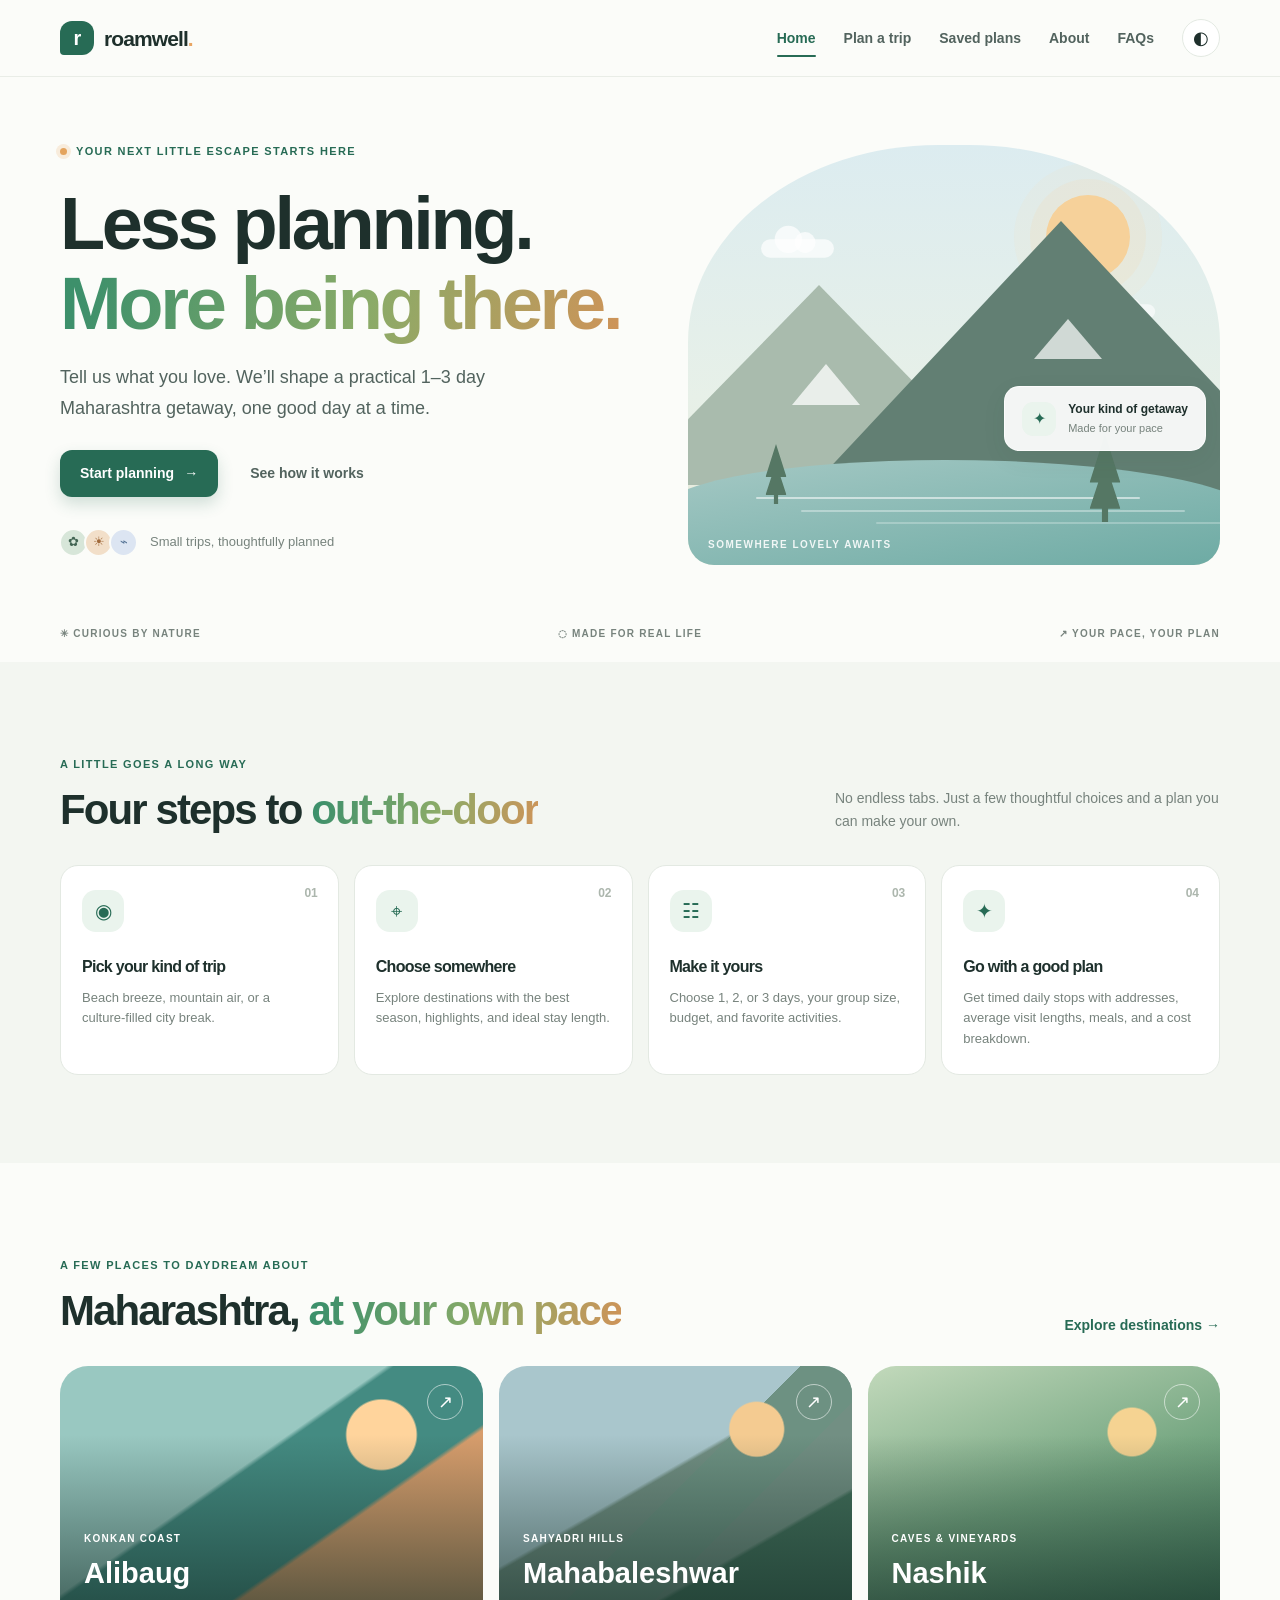
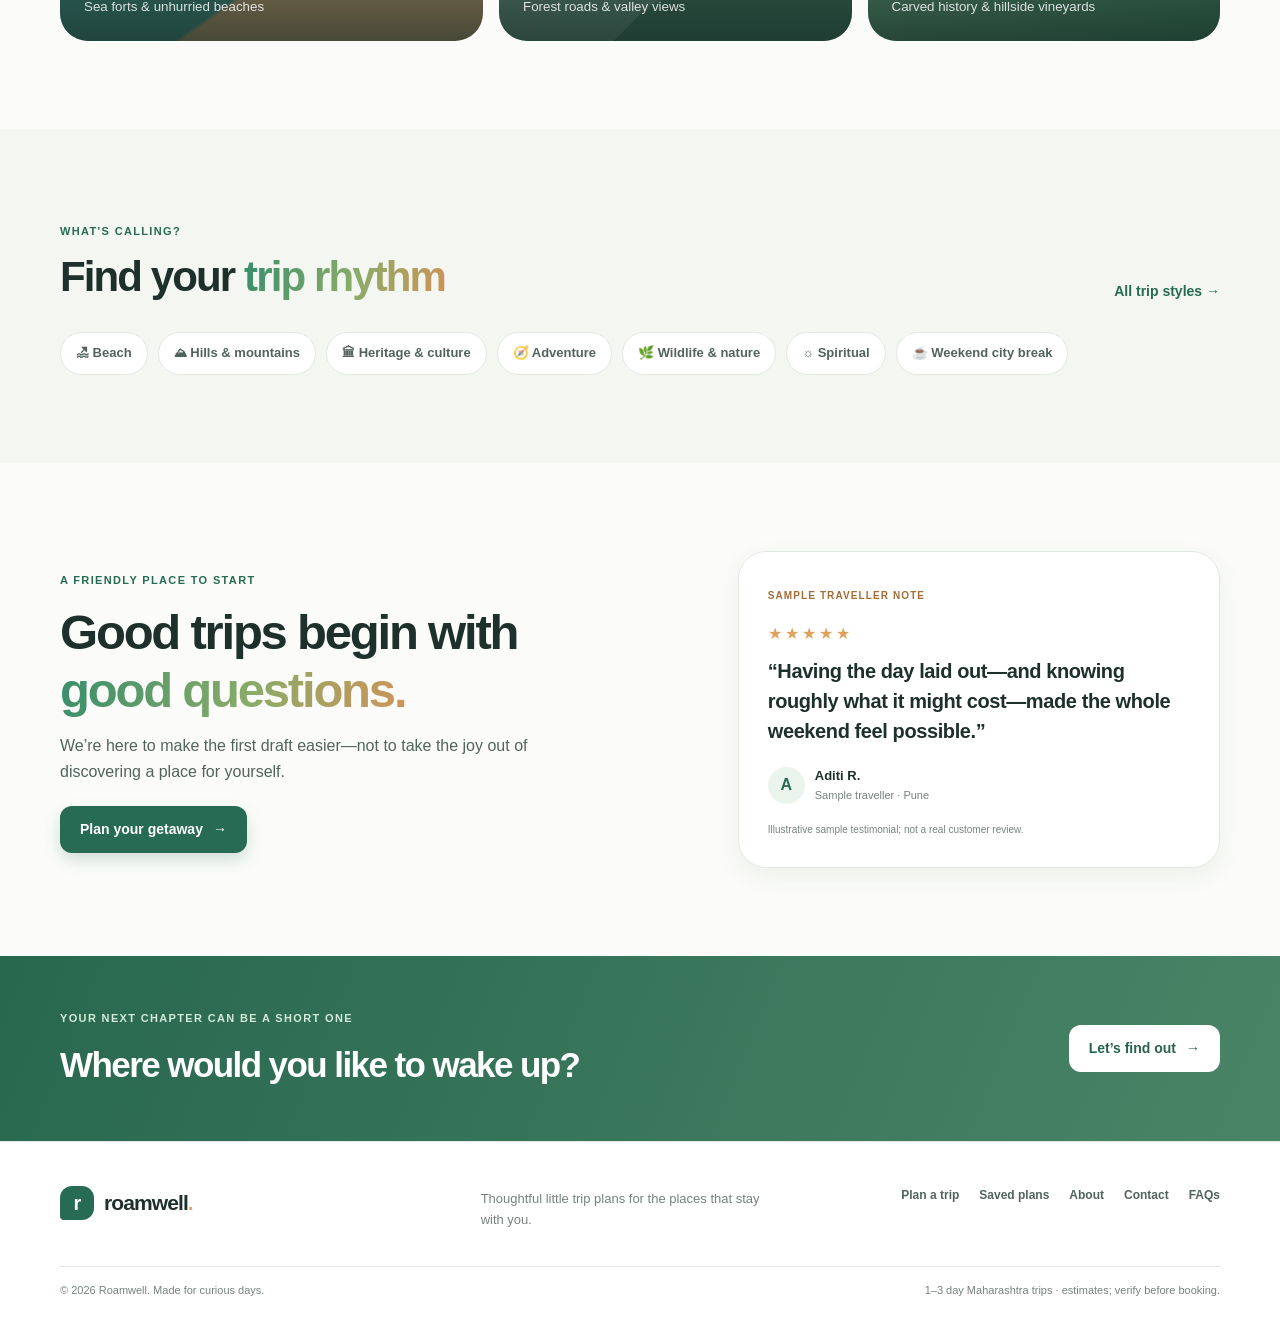
<file: index.html>
<!doctype html>
<html lang="en">
<head>
  <meta charset="utf-8">
  <meta name="viewport" content="width=device-width, initial-scale=1">
  <meta name="description" content="Plan a thoughtful 1–3 day Maharashtra getaway with a day-by-day itinerary and an approximate trip budget.">
  <meta name="theme-color" content="#f7f8f4">
  <title>Roamwell — Plan a trip that feels like you</title>
  <link rel="icon" href="./assets/favicon.svg" type="image/svg+xml">
  <link rel="stylesheet" href="./css/style.css">
  <script src="./js/main.js" defer></script>
</head>
<body data-page="home">
  <a class="skip-link" href="#main">Skip to content</a>
  <header class="site-header"><div class="container header-inner">
    <a class="brand" href="./index.html" aria-label="Roamwell home"><span class="brand-mark">r</span><span>roamwell<span class="brand-period">.</span></span></a>
    <button class="menu-toggle" aria-label="Open navigation" aria-expanded="false"><span></span><span></span><span></span></button>
    <nav class="main-nav" aria-label="Main navigation">
      <a href="./index.html">Home</a><a href="./trip-styles.html">Plan a trip</a><a href="./saved-plans.html">Saved plans</a><a href="./about.html">About</a><a href="./faq.html">FAQs</a>
      <button class="theme-toggle" type="button" aria-label="Switch color theme" title="Switch color theme">◐</button>
    </nav>
  </div></header>
  <main id="main">
    <section class="hero container">
      <div class="hero-copy">
        <span class="eyebrow"><span class="eyebrow-dot"></span> Your next little escape starts here</span>
        <h1>Less planning.<br><span class="text-gradient">More being there.</span></h1>
        <p class="lead">Tell us what you love. We’ll shape a practical 1–3 day Maharashtra getaway, one good day at a time.</p>
        <div class="button-row"><a class="button button-primary" href="./trip-styles.html">Start planning <span aria-hidden="true">→</span></a><a class="button button-quiet" href="#how-it-works">See how it works</a></div>
        <div class="hero-proof"><div class="avatar-stack" aria-hidden="true"><span>✿</span><span>☀</span><span>⌁</span></div><span>Small trips, thoughtfully planned</span></div>
      </div>
      <div class="hero-art" aria-label="Illustration of a sunny mountain and lake escape" role="img">
        <div class="art-sun"></div><div class="art-cloud cloud-one"></div><div class="art-cloud cloud-two"></div><div class="art-mountain mountain-back"></div><div class="art-mountain mountain-front"></div><div class="art-lake"></div><div class="art-tree tree-one"></div><div class="art-tree tree-two"></div>
        <div class="art-note"><span class="note-icon">✦</span><span><strong>Your kind of getaway</strong><small>Made for your pace</small></span></div>
        <span class="art-label">somewhere lovely awaits</span>
      </div>
      <div class="hero-bottom"><span>✳ CURIOUS BY NATURE</span><span>◌ MADE FOR REAL LIFE</span><span>↗ YOUR PACE, YOUR PLAN</span></div>
    </section>
    <section class="section section-soft" id="how-it-works">
      <div class="container"><div class="section-heading"><div><span class="eyebrow">A little goes a long way</span><h2>Four steps to <span class="text-gradient">out-the-door</span></h2></div><p>No endless tabs. Just a few thoughtful choices and a plan you can make your own.</p></div>
        <div class="steps-grid">
          <article class="step-card"><span class="step-number">01</span><span class="step-icon">◉</span><h3>Pick your kind of trip</h3><p>Beach breeze, mountain air, or a culture-filled city break.</p></article>
          <article class="step-card"><span class="step-number">02</span><span class="step-icon">⌖</span><h3>Choose somewhere</h3><p>Explore destinations with the best season, highlights, and ideal stay length.</p></article>
          <article class="step-card"><span class="step-number">03</span><span class="step-icon">☷</span><h3>Make it yours</h3><p>Choose 1, 2, or 3 days, your group size, budget, and favorite activities.</p></article>
          <article class="step-card"><span class="step-number">04</span><span class="step-icon">✦</span><h3>Go with a good plan</h3><p>Get timed daily stops with addresses, average visit lengths, meals, and a cost breakdown.</p></article>
        </div>
      </div>
    </section>
    <section class="section container">
      <div class="section-heading"><div><span class="eyebrow">A few places to daydream about</span><h2>Maharashtra, <span class="text-gradient">at your own pace</span></h2></div><a class="text-link" href="./trip-styles.html">Explore destinations <span aria-hidden="true">→</span></a></div>
      <div class="destination-feature-grid">
        <a class="feature-card feature-goa" href="./preferences.html?style=beach&dest=alibaug"><span class="feature-tag">KONKAN COAST</span><strong>Alibaug</strong><small>Sea forts & unhurried beaches</small><span class="feature-arrow">↗</span></a>
        <a class="feature-card feature-hills" href="./preferences.html?style=hills&dest=mahabaleshwar"><span class="feature-tag">SAHYADRI HILLS</span><strong>Mahabaleshwar</strong><small>Forest roads & valley views</small><span class="feature-arrow">↗</span></a>
        <a class="feature-card feature-green" href="./preferences.html?style=heritage&dest=nashik"><span class="feature-tag">CAVES & VINEYARDS</span><strong>Nashik</strong><small>Carved history & hillside vineyards</small><span class="feature-arrow">↗</span></a>
      </div>
    </section>
    <section class="section section-soft">
      <div class="container"><div class="section-heading"><div><span class="eyebrow">What's calling?</span><h2>Find your <span class="text-gradient">trip rhythm</span></h2></div><a class="text-link" href="./trip-styles.html">All trip styles <span aria-hidden="true">→</span></a></div>
        <div class="style-pills"><a href="./destinations.html?style=beach">🏖 Beach</a><a href="./destinations.html?style=hills">⛰ Hills & mountains</a><a href="./destinations.html?style=heritage">🏛 Heritage & culture</a><a href="./destinations.html?style=adventure">🧭 Adventure</a><a href="./destinations.html?style=wildlife">🌿 Wildlife & nature</a><a href="./destinations.html?style=spiritual">☼ Spiritual</a><a href="./destinations.html?style=city">☕ Weekend city break</a></div>
      </div>
    </section>
    <section class="section container trust-section">
      <div class="trust-copy"><span class="eyebrow">A friendly place to start</span><h2>Good trips begin with <span class="text-gradient">good questions.</span></h2><p>We’re here to make the first draft easier—not to take the joy out of discovering a place for yourself.</p><a class="button button-primary" href="./trip-styles.html">Plan your getaway <span aria-hidden="true">→</span></a></div>
      <div class="quote-card"><span class="sample-label">SAMPLE TRAVELLER NOTE</span><div class="quote-stars" aria-label="Five out of five stars">★★★★★</div><blockquote>“Having the day laid out—and knowing roughly what it might cost—made the whole weekend feel possible.”</blockquote><div class="quote-person"><span class="person-avatar">A</span><span><strong>Aditi R.</strong><small>Sample traveller · Pune</small></span></div><small class="sample-disclaimer">Illustrative sample testimonial; not a real customer review.</small></div>
    </section>
    <section class="cta-band"><div class="container cta-inner"><div><span class="eyebrow">Your next chapter can be a short one</span><h2>Where would you like to wake up?</h2></div><a class="button button-light" href="./trip-styles.html">Let’s find out <span aria-hidden="true">→</span></a></div></section>
  </main>
  <footer class="site-footer"><div class="container footer-top"><a class="brand brand-footer" href="./index.html"><span class="brand-mark">r</span><span>roamwell<span class="brand-period">.</span></span></a><p>Thoughtful little trip plans for the places that stay with you.</p><div class="footer-links"><a href="./trip-styles.html">Plan a trip</a><a href="./saved-plans.html">Saved plans</a><a href="./about.html">About</a><a href="./contact.html">Contact</a><a href="./faq.html">FAQs</a></div></div><div class="container footer-bottom"><span>© <span data-current-year>2026</span> Roamwell. Made for curious days.</span><span>1–3 day Maharashtra trips · estimates; verify before booking.</span></div></footer>
</body></html>
</file>
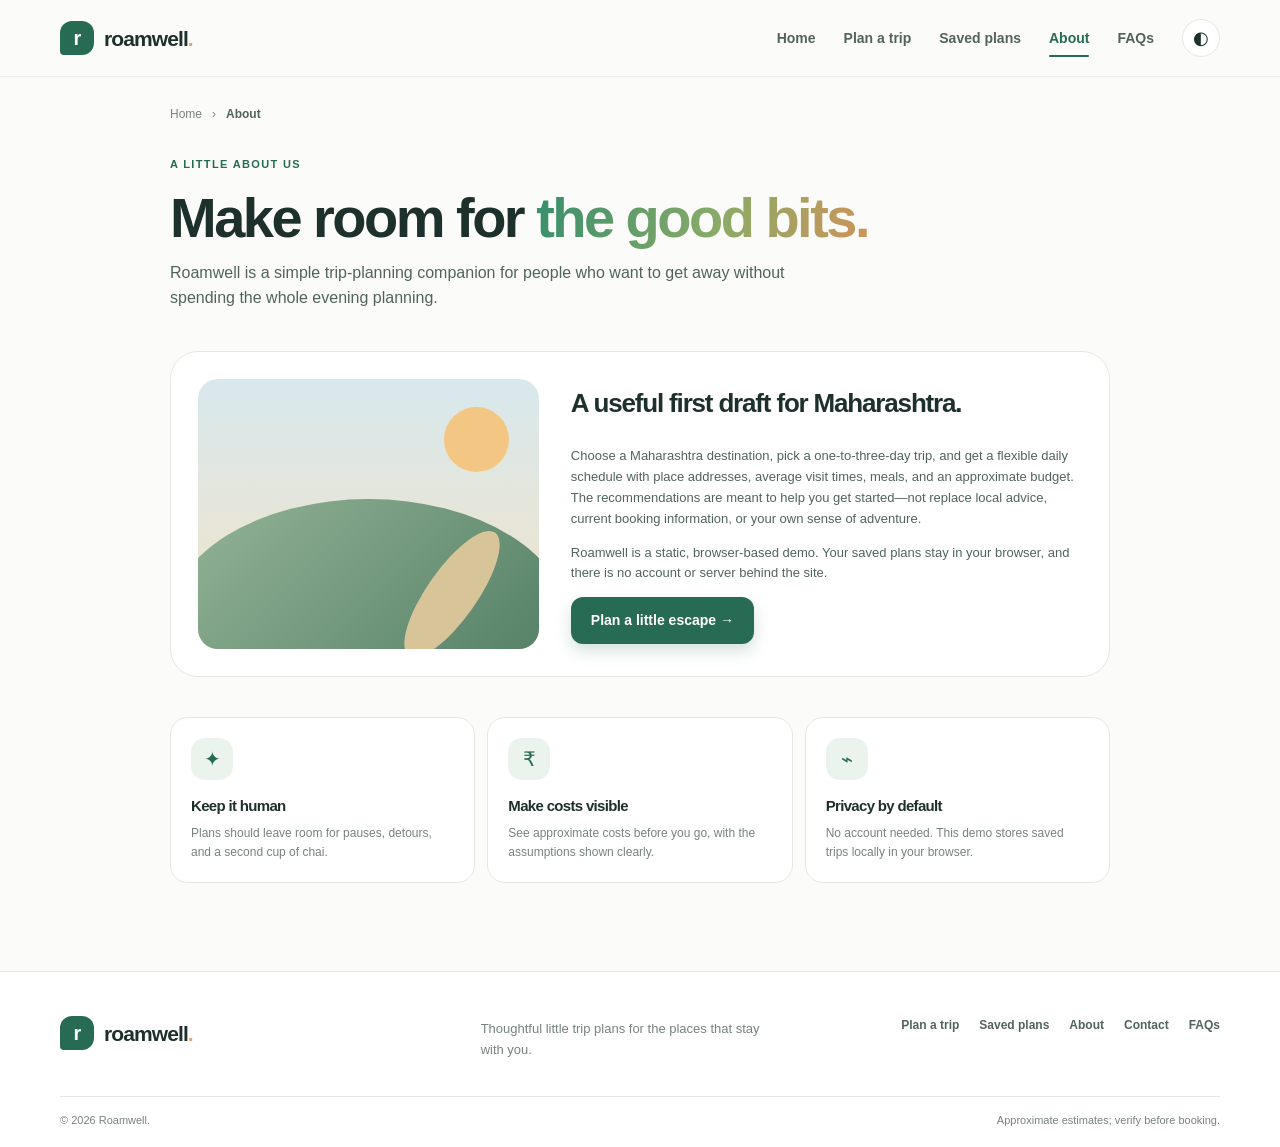
<file: about.html>
<!doctype html>
<html lang="en"><head><meta charset="utf-8"><meta name="viewport" content="width=device-width, initial-scale=1"><meta name="description" content="Learn about Roamwell, a simple planner for thoughtful 1–3 day Maharashtra getaways."><title>About Roamwell — Thoughtful little trips</title><link rel="icon" href="./assets/favicon.svg" type="image/svg+xml"><link rel="stylesheet" href="./css/style.css"><script src="./js/main.js" defer></script></head>
<body data-page="about"><a class="skip-link" href="#main">Skip to content</a><header class="site-header"><div class="container header-inner"><a class="brand" href="./index.html"><span class="brand-mark">r</span><span>roamwell<span class="brand-period">.</span></span></a><button class="menu-toggle" aria-label="Open navigation" aria-expanded="false"><span></span><span></span><span></span></button><nav class="main-nav" aria-label="Main navigation"><a href="./index.html">Home</a><a href="./trip-styles.html">Plan a trip</a><a href="./saved-plans.html">Saved plans</a><a href="./about.html">About</a><a href="./faq.html">FAQs</a><button class="theme-toggle" type="button" aria-label="Switch color theme" title="Switch color theme">◐</button></nav></div></header>
<main id="main" class="container page-main content-page"><nav class="breadcrumbs" aria-label="Breadcrumb"><a href="./index.html">Home</a><span>›</span><span aria-current="page">About</span></nav><section class="page-intro"><span class="eyebrow">A little about us</span><h1>Make room for <span class="text-gradient">the good bits.</span></h1><p>Roamwell is a simple trip-planning companion for people who want to get away without spending the whole evening planning.</p></section><section class="about-panel"><div class="about-illustration" aria-hidden="true"><div class="about-sun"></div><div class="about-hill"></div><div class="about-path"></div></div><div><h2>A useful first draft for Maharashtra.</h2><p>Choose a Maharashtra destination, pick a one-to-three-day trip, and get a flexible daily schedule with place addresses, average visit times, meals, and an approximate budget. The recommendations are meant to help you get started—not replace local advice, current booking information, or your own sense of adventure.</p><p>Roamwell is a static, browser-based demo. Your saved plans stay in your browser, and there is no account or server behind the site.</p><a class="button button-primary" href="./trip-styles.html">Plan a little escape →</a></div></section><section class="values-grid"><article class="info-card"><span class="step-icon">✦</span><h3>Keep it human</h3><p>Plans should leave room for pauses, detours, and a second cup of chai.</p></article><article class="info-card"><span class="step-icon">₹</span><h3>Make costs visible</h3><p>See approximate costs before you go, with the assumptions shown clearly.</p></article><article class="info-card"><span class="step-icon">⌁</span><h3>Privacy by default</h3><p>No account needed. This demo stores saved trips locally in your browser.</p></article></section></main>
<footer class="site-footer"><div class="container footer-top"><a class="brand brand-footer" href="./index.html"><span class="brand-mark">r</span><span>roamwell<span class="brand-period">.</span></span></a><p>Thoughtful little trip plans for the places that stay with you.</p><div class="footer-links"><a href="./trip-styles.html">Plan a trip</a><a href="./saved-plans.html">Saved plans</a><a href="./about.html">About</a><a href="./contact.html">Contact</a><a href="./faq.html">FAQs</a></div></div><div class="container footer-bottom"><span>© <span data-current-year>2026</span> Roamwell.</span><span>Approximate estimates; verify before booking.</span></div></footer></body></html>
</file>
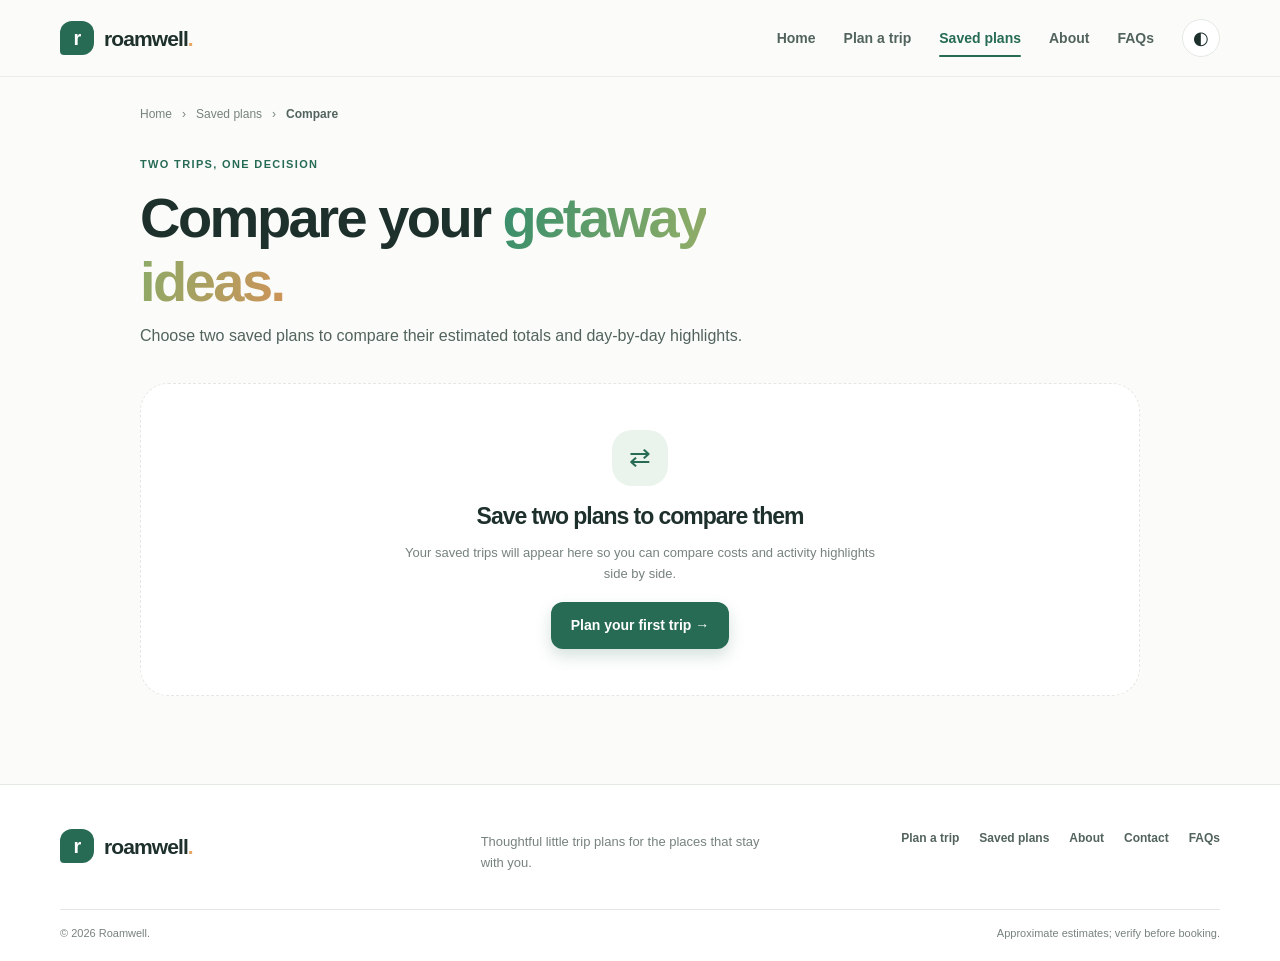
<file: compare.html>
<!doctype html>
<html lang="en"><head><meta charset="utf-8"><meta name="viewport" content="width=device-width, initial-scale=1"><meta name="description" content="Compare the budgets and activities in two saved trips."><title>Compare trips — Roamwell</title><link rel="icon" href="./assets/favicon.svg" type="image/svg+xml"><link rel="stylesheet" href="./css/style.css"><script src="./js/main.js" defer></script><script src="./data/destinations.js" defer></script><script src="./data/plans.js" defer></script><script src="./js/planner.js" defer></script></head>
<body data-page="compare"><a class="skip-link" href="#main">Skip to content</a><header class="site-header"><div class="container header-inner"><a class="brand" href="./index.html"><span class="brand-mark">r</span><span>roamwell<span class="brand-period">.</span></span></a><button class="menu-toggle" aria-label="Open navigation" aria-expanded="false"><span></span><span></span><span></span></button><nav class="main-nav" aria-label="Main navigation"><a href="./index.html">Home</a><a href="./trip-styles.html">Plan a trip</a><a href="./saved-plans.html">Saved plans</a><a href="./about.html">About</a><a href="./faq.html">FAQs</a><button class="theme-toggle" type="button" aria-label="Switch color theme" title="Switch color theme">◐</button></nav></div></header>
<main id="main" class="container page-main journey-page"><nav class="breadcrumbs" aria-label="Breadcrumb"><a href="./index.html">Home</a><span>›</span><a href="./saved-plans.html">Saved plans</a><span>›</span><span aria-current="page">Compare</span></nav><section class="page-intro"><span class="eyebrow">Two trips, one decision</span><h1>Compare your <span class="text-gradient">getaway ideas.</span></h1><p>Choose two saved plans to compare their estimated totals and day-by-day highlights.</p></section><div id="compare-content"></div></main>
<footer class="site-footer"><div class="container footer-top"><a class="brand brand-footer" href="./index.html"><span class="brand-mark">r</span><span>roamwell<span class="brand-period">.</span></span></a><p>Thoughtful little trip plans for the places that stay with you.</p><div class="footer-links"><a href="./trip-styles.html">Plan a trip</a><a href="./saved-plans.html">Saved plans</a><a href="./about.html">About</a><a href="./contact.html">Contact</a><a href="./faq.html">FAQs</a></div></div><div class="container footer-bottom"><span>© <span data-current-year>2026</span> Roamwell.</span><span>Approximate estimates; verify before booking.</span></div></footer></body></html>
</file>
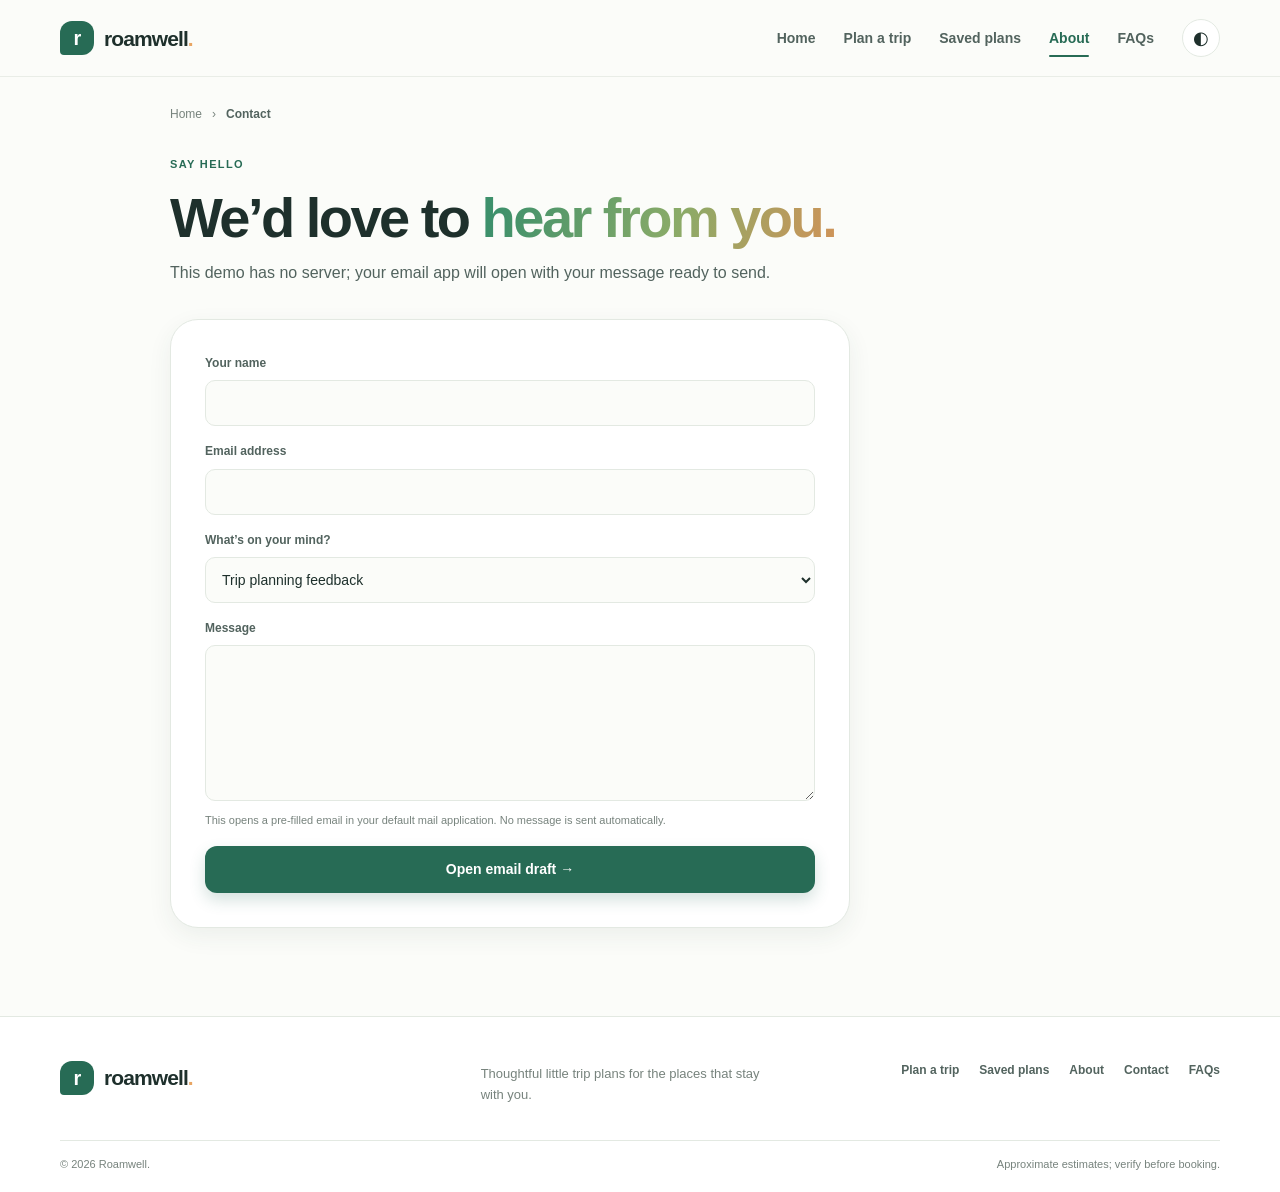
<file: contact.html>
<!doctype html>
<html lang="en"><head><meta charset="utf-8"><meta name="viewport" content="width=device-width, initial-scale=1"><meta name="description" content="Contact Roamwell with questions or feedback about your trip-planning experience."><title>Contact — Roamwell</title><link rel="icon" href="./assets/favicon.svg" type="image/svg+xml"><link rel="stylesheet" href="./css/style.css"><script src="./js/main.js" defer></script></head>
<body data-page="contact"><a class="skip-link" href="#main">Skip to content</a><header class="site-header"><div class="container header-inner"><a class="brand" href="./index.html"><span class="brand-mark">r</span><span>roamwell<span class="brand-period">.</span></span></a><button class="menu-toggle" aria-label="Open navigation" aria-expanded="false"><span></span><span></span><span></span></button><nav class="main-nav" aria-label="Main navigation"><a href="./index.html">Home</a><a href="./trip-styles.html">Plan a trip</a><a href="./saved-plans.html">Saved plans</a><a href="./about.html">About</a><a href="./faq.html">FAQs</a><button class="theme-toggle" type="button" aria-label="Switch color theme" title="Switch color theme">◐</button></nav></div></header>
<main id="main" class="container page-main content-page"><nav class="breadcrumbs" aria-label="Breadcrumb"><a href="./index.html">Home</a><span>›</span><span aria-current="page">Contact</span></nav><section class="page-intro"><span class="eyebrow">Say hello</span><h1>We’d love to <span class="text-gradient">hear from you.</span></h1><p>This demo has no server; your email app will open with your message ready to send.</p></section><form id="contact-form" class="form-card contact-form" action="mailto:hello@roamwell.example" method="post" enctype="text/plain"><label class="field-label" for="contact-name">Your name<input id="contact-name" name="name" autocomplete="name" required></label><label class="field-label" for="contact-email">Email address<input id="contact-email" name="email" type="email" autocomplete="email" required></label><label class="field-label" for="contact-topic">What’s on your mind?<select id="contact-topic" name="topic"><option>Trip planning feedback</option><option>Website question</option><option>Other</option></select></label><label class="field-label" for="contact-message">Message<textarea id="contact-message" name="message" rows="6" required></textarea></label><p class="field-help">This opens a pre-filled email in your default mail application. No message is sent automatically.</p><button class="button button-primary" type="submit">Open email draft →</button></form></main>
<footer class="site-footer"><div class="container footer-top"><a class="brand brand-footer" href="./index.html"><span class="brand-mark">r</span><span>roamwell<span class="brand-period">.</span></span></a><p>Thoughtful little trip plans for the places that stay with you.</p><div class="footer-links"><a href="./trip-styles.html">Plan a trip</a><a href="./saved-plans.html">Saved plans</a><a href="./about.html">About</a><a href="./contact.html">Contact</a><a href="./faq.html">FAQs</a></div></div><div class="container footer-bottom"><span>© <span data-current-year>2026</span> Roamwell.</span><span>Approximate estimates; verify before booking.</span></div></footer></body></html>
</file>
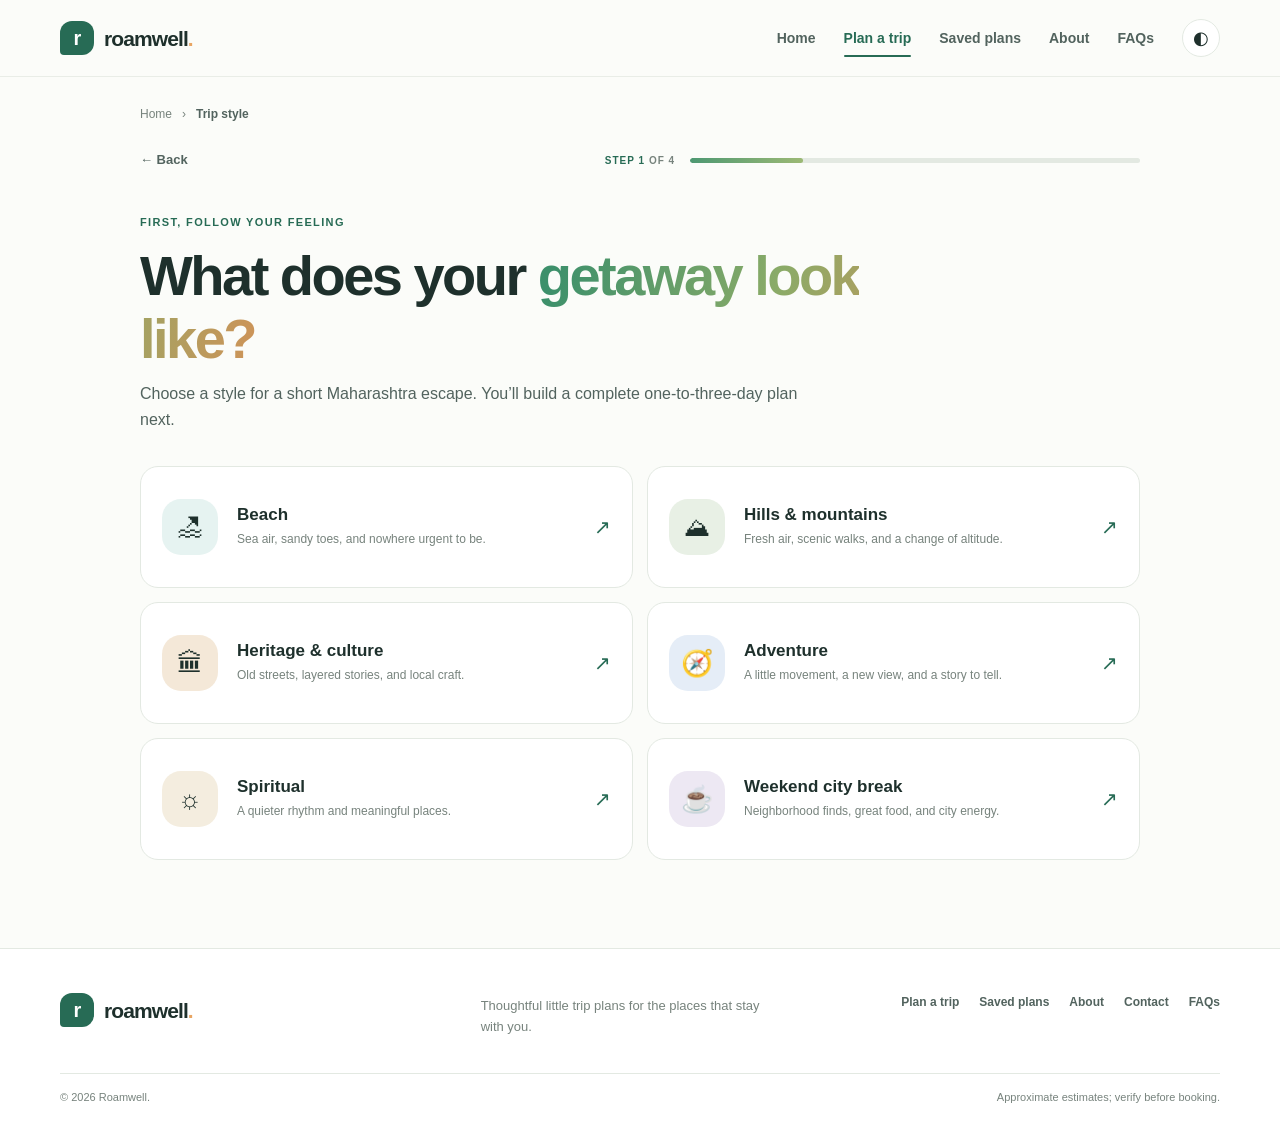
<file: destinations.html>
<!doctype html>
<html lang="en"><head><meta charset="utf-8"><meta name="viewport" content="width=device-width, initial-scale=1"><meta name="description" content="Browse Maharashtra destinations for a one-to-three-day trip."><title>Choose a destination — Roamwell</title><link rel="icon" href="./assets/favicon.svg" type="image/svg+xml"><link rel="stylesheet" href="./css/style.css"><script src="./js/main.js" defer></script><script src="./data/destinations.js" defer></script><script src="./js/planner.js" defer></script></head>
<body data-page="destinations"><a class="skip-link" href="#main">Skip to content</a><header class="site-header"><div class="container header-inner"><a class="brand" href="./index.html"><span class="brand-mark">r</span><span>roamwell<span class="brand-period">.</span></span></a><button class="menu-toggle" aria-label="Open navigation" aria-expanded="false"><span></span><span></span><span></span></button><nav class="main-nav" aria-label="Main navigation"><a href="./index.html">Home</a><a href="./trip-styles.html">Plan a trip</a><a href="./saved-plans.html">Saved plans</a><a href="./about.html">About</a><a href="./faq.html">FAQs</a><button class="theme-toggle" type="button" aria-label="Switch color theme" title="Switch color theme">◐</button></nav></div></header>
<main id="main" class="container page-main journey-page">
  <nav class="breadcrumbs" aria-label="Breadcrumb"><a href="./index.html">Home</a><span>›</span><a href="./trip-styles.html">Trip style</a><span>›</span><span aria-current="page">Destination</span></nav>
  <div class="progress-wrap"><a class="back-link" href="./trip-styles.html">← Back</a><div class="progress-label">STEP 2 <span>OF 4</span></div><div class="progress-track" role="img" aria-label="Step 2 of 4"><span style="width:50%"></span></div></div>
  <section class="page-intro"><span class="eyebrow" id="destination-eyebrow">A place to look forward to</span><h1>Somewhere <span class="text-gradient">in Maharashtra.</span></h1><p>Choose a Maharashtra getaway and build a detailed one-to-three-day itinerary. Starting costs are approximate per-person estimates.</p></section>
  <div class="destination-tools"><label class="search-field"><span aria-hidden="true">⌕</span><span class="visually-hidden">Search destinations</span><input id="destination-search" type="search" placeholder="Search by place, state, or highlight"></label><div class="filter-chips" id="destination-filters" aria-label="Filter destinations"></div></div>
  <div class="destination-grid" id="destination-grid" aria-live="polite"></div>
</main>
<footer class="site-footer"><div class="container footer-top"><a class="brand brand-footer" href="./index.html"><span class="brand-mark">r</span><span>roamwell<span class="brand-period">.</span></span></a><p>Thoughtful little trip plans for the places that stay with you.</p><div class="footer-links"><a href="./trip-styles.html">Plan a trip</a><a href="./saved-plans.html">Saved plans</a><a href="./about.html">About</a><a href="./contact.html">Contact</a><a href="./faq.html">FAQs</a></div></div><div class="container footer-bottom"><span>© <span data-current-year>2026</span> Roamwell.</span><span>Approximate estimates; verify before booking.</span></div></footer></body></html>
</file>
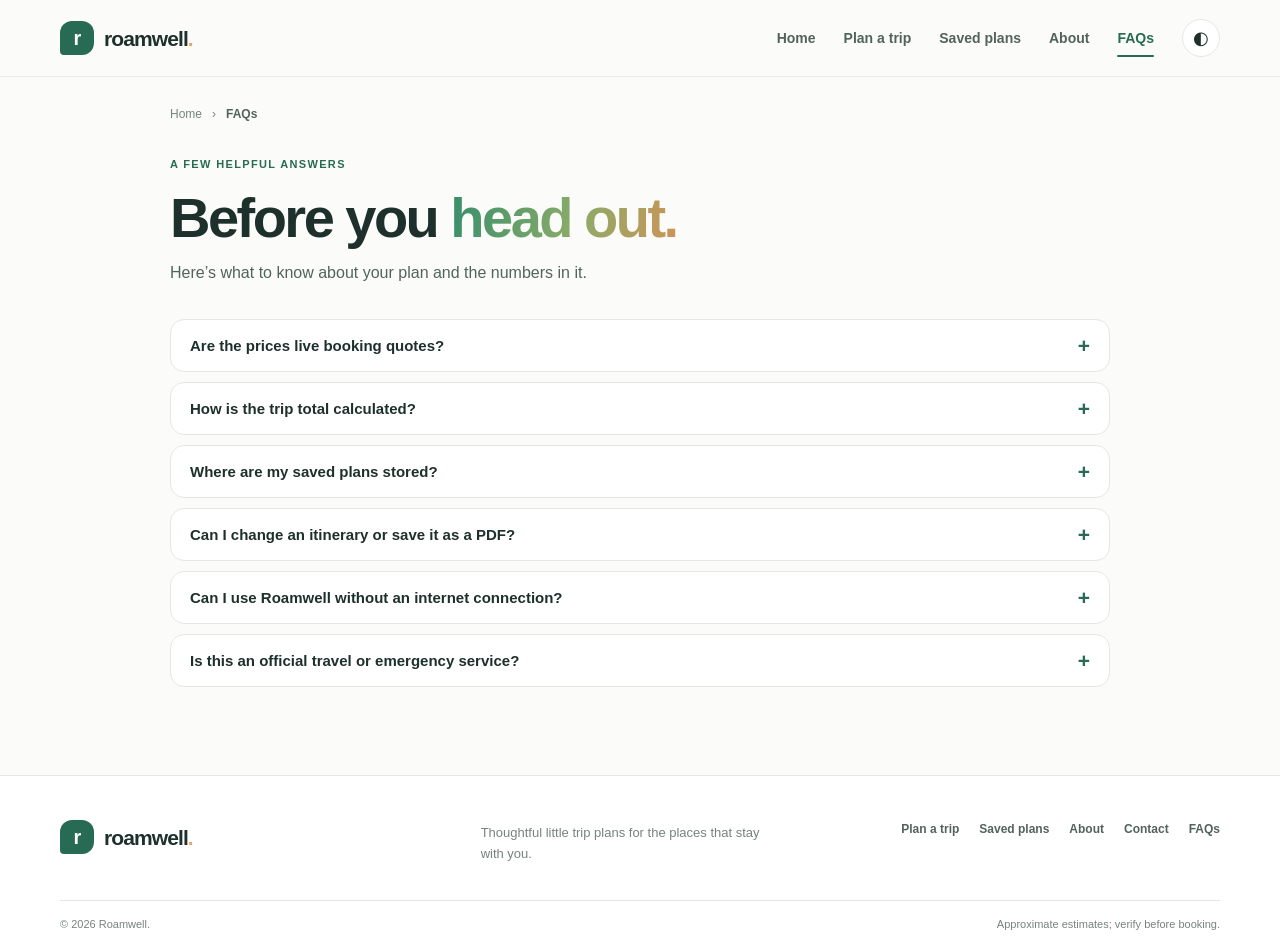
<file: faq.html>
<!doctype html>
<html lang="en"><head><meta charset="utf-8"><meta name="viewport" content="width=device-width, initial-scale=1"><meta name="description" content="Answers about Roamwell trip plans, cost estimates, and saved trips."><title>FAQs — Roamwell</title><link rel="icon" href="./assets/favicon.svg" type="image/svg+xml"><link rel="stylesheet" href="./css/style.css"><script src="./js/main.js" defer></script></head>
<body data-page="faq"><a class="skip-link" href="#main">Skip to content</a><header class="site-header"><div class="container header-inner"><a class="brand" href="./index.html"><span class="brand-mark">r</span><span>roamwell<span class="brand-period">.</span></span></a><button class="menu-toggle" aria-label="Open navigation" aria-expanded="false"><span></span><span></span><span></span></button><nav class="main-nav" aria-label="Main navigation"><a href="./index.html">Home</a><a href="./trip-styles.html">Plan a trip</a><a href="./saved-plans.html">Saved plans</a><a href="./about.html">About</a><a href="./faq.html">FAQs</a><button class="theme-toggle" type="button" aria-label="Switch color theme" title="Switch color theme">◐</button></nav></div></header>
<main id="main" class="container page-main content-page"><nav class="breadcrumbs" aria-label="Breadcrumb"><a href="./index.html">Home</a><span>›</span><span aria-current="page">FAQs</span></nav><section class="page-intro"><span class="eyebrow">A few helpful answers</span><h1>Before you <span class="text-gradient">head out.</span></h1><p>Here’s what to know about your plan and the numbers in it.</p></section><div class="faq-list">
<details><summary>Are the prices live booking quotes?</summary><p>No. All prices are approximate planning estimates in Indian rupees. Check current fares, entry fees, accommodation prices, opening hours, and local conditions before booking or travelling.</p></details>
<details><summary>How is the trip total calculated?</summary><p>Transport, local travel, food, and activities are estimated per traveller. Accommodation is estimated per room for two people, with rooms rounded up for odd-sized groups. A 10% buffer is then added to the subtotal.</p></details>
<details><summary>Where are my saved plans stored?</summary><p>Saved plans are stored in localStorage in this browser. They are not sent to a server, do not sync between devices, and may be cleared if you clear this browser’s site data.</p></details>
<details><summary>Can I change an itinerary or save it as a PDF?</summary><p>Use the preferences link to build a different plan. The print button opens your browser’s print dialog, where you can choose a printer or “Save as PDF.”</p></details>
<details><summary>Can I use Roamwell without an internet connection?</summary><p>Once the website files are available locally, the static pages can be opened from a local folder. External services are not required for planning or saving a plan.</p></details>
<details><summary>Is this an official travel or emergency service?</summary><p>No. It is a planning aid, not a booking service or emergency provider. Confirm local information independently and contact local authorities or official services when needed.</p></details>
</div></main>
<footer class="site-footer"><div class="container footer-top"><a class="brand brand-footer" href="./index.html"><span class="brand-mark">r</span><span>roamwell<span class="brand-period">.</span></span></a><p>Thoughtful little trip plans for the places that stay with you.</p><div class="footer-links"><a href="./trip-styles.html">Plan a trip</a><a href="./saved-plans.html">Saved plans</a><a href="./about.html">About</a><a href="./contact.html">Contact</a><a href="./faq.html">FAQs</a></div></div><div class="container footer-bottom"><span>© <span data-current-year>2026</span> Roamwell.</span><span>Approximate estimates; verify before booking.</span></div></footer></body></html>
</file>
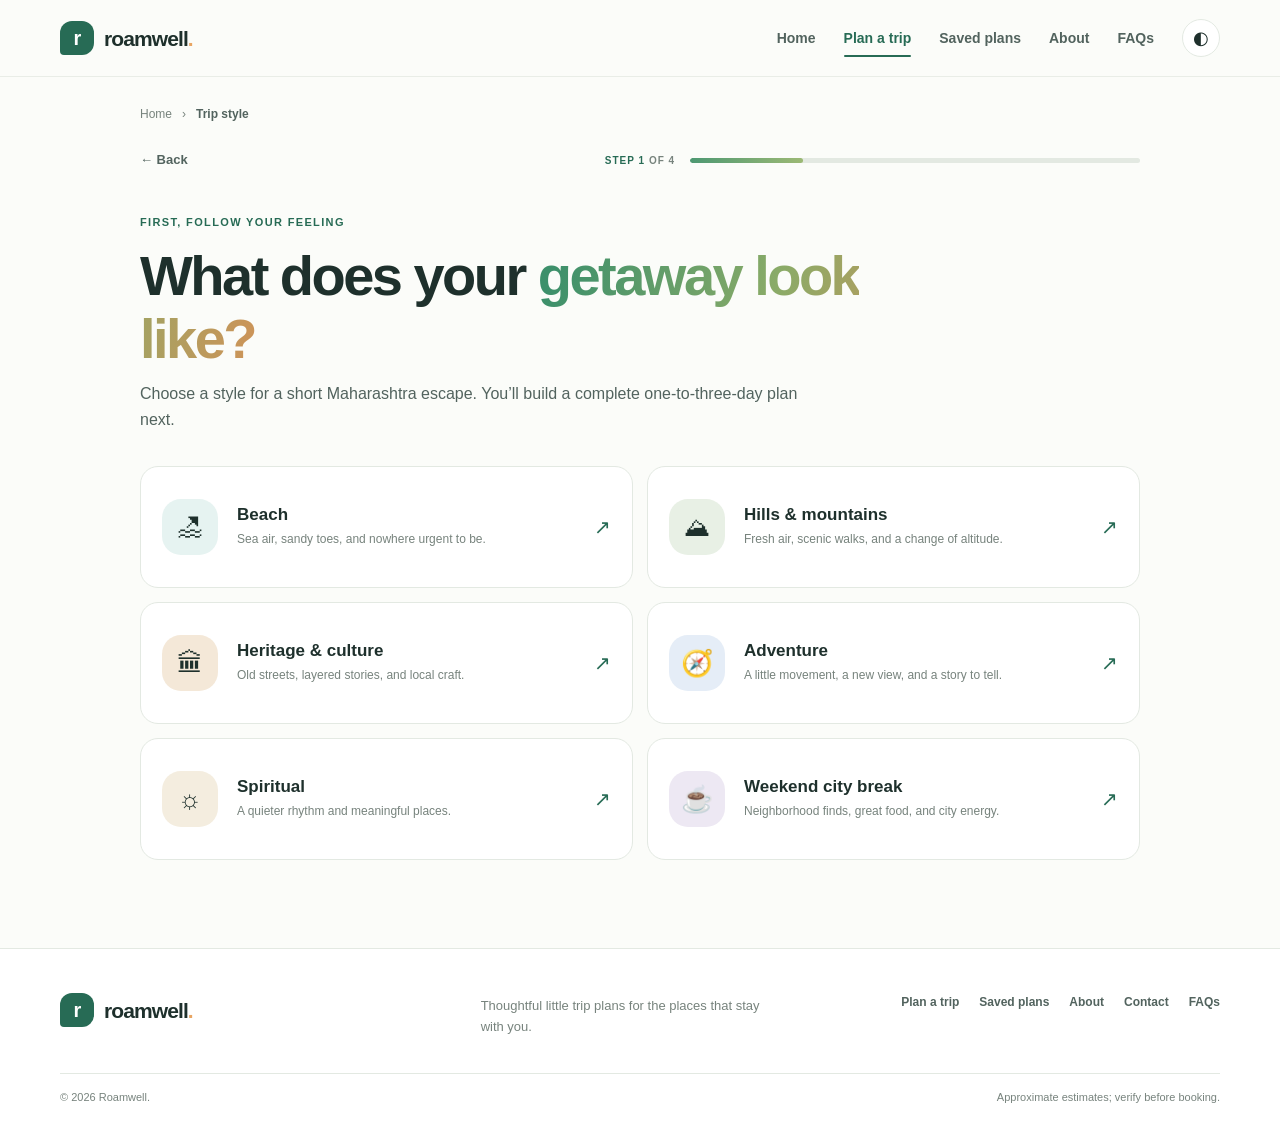
<file: preferences.html>
<!doctype html>
<html lang="en"><head><meta charset="utf-8"><meta name="viewport" content="width=device-width, initial-scale=1"><meta name="description" content="Set your trip duration, group size, budget, and interests."><title>Your trip preferences — Roamwell</title><link rel="icon" href="./assets/favicon.svg" type="image/svg+xml"><link rel="stylesheet" href="./css/style.css"><script src="./js/main.js" defer></script><script src="./data/destinations.js" defer></script><script src="./js/planner.js" defer></script></head>
<body data-page="preferences"><a class="skip-link" href="#main">Skip to content</a><header class="site-header"><div class="container header-inner"><a class="brand" href="./index.html"><span class="brand-mark">r</span><span>roamwell<span class="brand-period">.</span></span></a><button class="menu-toggle" aria-label="Open navigation" aria-expanded="false"><span></span><span></span><span></span></button><nav class="main-nav" aria-label="Main navigation"><a href="./index.html">Home</a><a href="./trip-styles.html">Plan a trip</a><a href="./saved-plans.html">Saved plans</a><a href="./about.html">About</a><a href="./faq.html">FAQs</a><button class="theme-toggle" type="button" aria-label="Switch color theme" title="Switch color theme">◐</button></nav></div></header>
<main id="main" class="container page-main journey-page">
  <nav class="breadcrumbs" aria-label="Breadcrumb"><a href="./index.html">Home</a><span>›</span><a href="./trip-styles.html">Trip style</a><span>›</span><a href="./destinations.html">Destination</a><span>›</span><span aria-current="page">Preferences</span></nav>
  <div class="progress-wrap"><a class="back-link" id="preferences-back" href="./destinations.html">← Back</a><div class="progress-label">STEP 3 <span>OF 4</span></div><div class="progress-track" role="img" aria-label="Step 3 of 4"><span style="width:75%"></span></div></div>
  <section class="page-intro"><span class="eyebrow">The little details</span><h1>Let’s make it <span class="text-gradient">your kind of trip.</span></h1><p id="preferences-destination-line">A few quick choices help us make your plan feel just right.</p></section>
  <div class="preferences-layout"><form id="preferences-form" class="form-card" novalidate>
    <div class="form-section"><h2>Who's coming along?</h2><div class="form-grid two-col">
      <label class="field-label" for="duration">How long?<select id="duration" name="duration" required><option value="1">1 day</option><option value="2" selected>2 days</option><option value="3">3 days</option></select></label>
      <label class="field-label" for="travellers">Number of travellers<input id="travellers" name="travellers" type="number" min="1" max="10" value="2" required inputmode="numeric"><small>Between 1 and 10 travellers</small></label>
    </div></div>
    <div class="form-section"><h2>Pick your pace</h2><fieldset class="choice-fieldset"><legend class="field-label">Budget level</legend><div class="budget-options">
      <label class="budget-option"><input type="radio" name="budget" value="budget" checked><span class="budget-icon">₹</span><strong>Budget</strong><small>Simple & savvy</small></label>
      <label class="budget-option"><input type="radio" name="budget" value="standard"><span class="budget-icon">₹₹</span><strong>Standard</strong><small>A little more comfort</small></label>
      <label class="budget-option"><input type="radio" name="budget" value="premium"><span class="budget-icon">₹₹₹</span><strong>Premium</strong><small>Room to indulge</small></label>
    </div></fieldset></div>
    <div class="form-section"><h2>Where are you starting from?</h2><label class="field-label" for="origin">Travelling from<select id="origin" name="origin" required><option value="">Choose a city</option><option>Ahmedabad</option><option>Bengaluru</option><option>Chandigarh</option><option>Chennai</option><option>Delhi</option><option>Hyderabad</option><option>Kolkata</option><option>Mumbai</option><option>Pune</option><option>Other / not sure</option></select></label></div>
    <div class="form-section"><h2>What do you love doing?</h2><p class="field-help">Choose any that sound like you. We’ll bring these activities forward in your plan.</p><fieldset class="choice-fieldset"><legend class="visually-hidden">Trip interests</legend><div class="interest-options" id="interest-options">
      <label class="interest-chip"><input type="checkbox" name="interest" value="Food"><span>🍲 Food</span></label><label class="interest-chip"><input type="checkbox" name="interest" value="Photography"><span>📷 Photography</span></label><label class="interest-chip"><input type="checkbox" name="interest" value="Nightlife"><span>🌙 Nightlife</span></label><label class="interest-chip"><input type="checkbox" name="interest" value="Shopping"><span>🛍 Shopping</span></label><label class="interest-chip"><input type="checkbox" name="interest" value="Relaxation"><span>🌿 Relaxation</span></label><label class="interest-chip"><input type="checkbox" name="interest" value="Kids-friendly"><span>🧸 Kids-friendly</span></label>
    </div></fieldset></div>
    <p class="form-error" id="preferences-error" role="alert" aria-live="polite"></p><button class="button button-primary button-full" type="submit">Build my trip plan <span aria-hidden="true">→</span></button>
  </form><aside class="preference-aside"><div class="aside-art"><div class="aside-sun"></div><div class="aside-hills"></div><span>take the scenic route</span></div><div class="aside-note"><span class="note-icon">✦</span><div><strong>A plan, not a rulebook</strong><p>Your itinerary is a starting point. Swap stops, take longer lunches, and follow your curiosity.</p></div></div></aside></div>
</main>
<footer class="site-footer"><div class="container footer-top"><a class="brand brand-footer" href="./index.html"><span class="brand-mark">r</span><span>roamwell<span class="brand-period">.</span></span></a><p>Thoughtful little trip plans for the places that stay with you.</p><div class="footer-links"><a href="./trip-styles.html">Plan a trip</a><a href="./saved-plans.html">Saved plans</a><a href="./about.html">About</a><a href="./contact.html">Contact</a><a href="./faq.html">FAQs</a></div></div><div class="container footer-bottom"><span>© <span data-current-year>2026</span> Roamwell.</span><span>Approximate estimates; verify before booking.</span></div></footer></body></html>
</file>
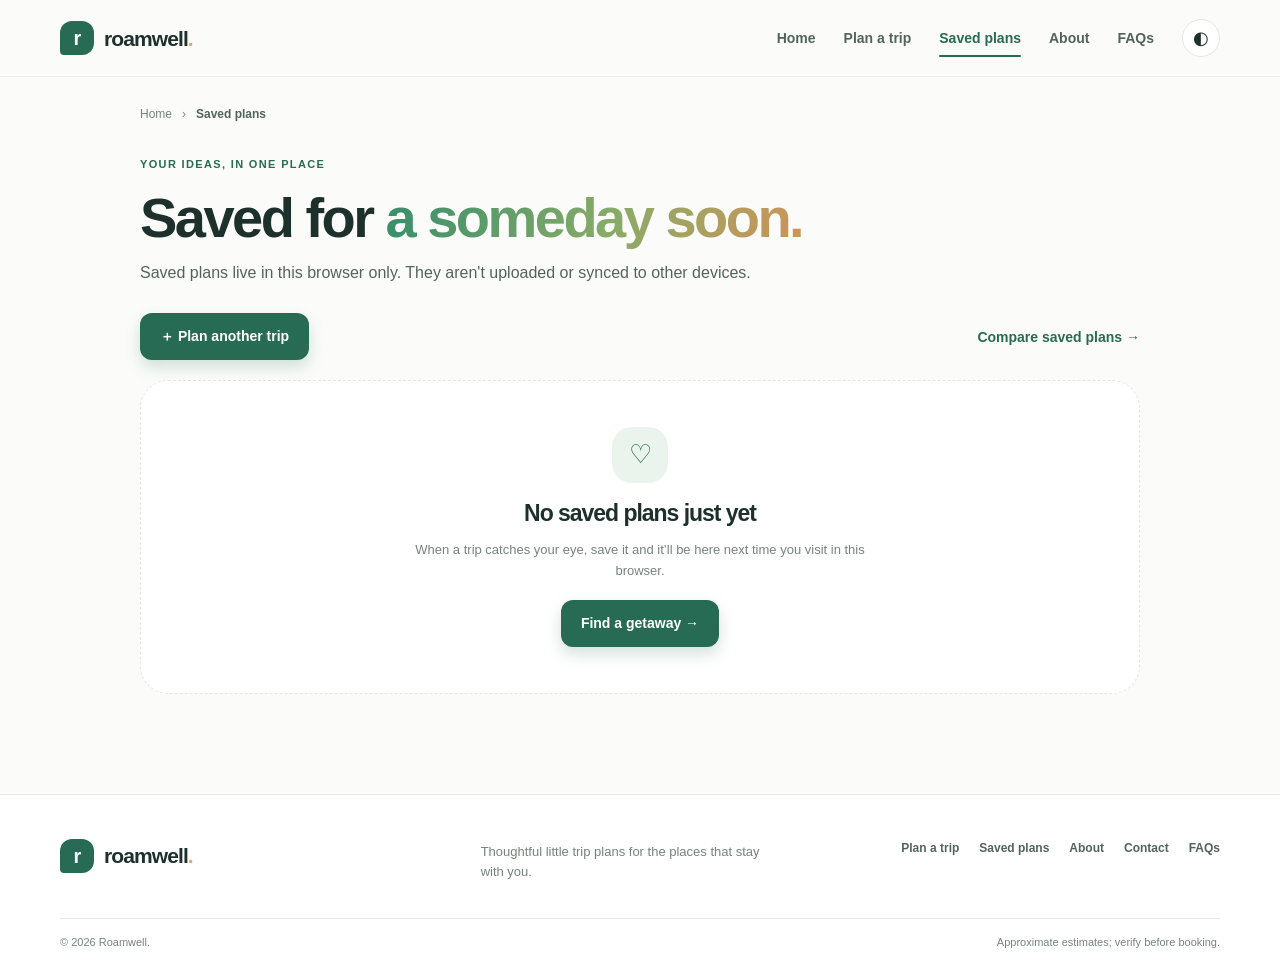
<file: saved-plans.html>
<!doctype html>
<html lang="en"><head><meta charset="utf-8"><meta name="viewport" content="width=device-width, initial-scale=1"><meta name="description" content="Open or manage your locally saved Roamwell trip plans."><title>Saved plans — Roamwell</title><link rel="icon" href="./assets/favicon.svg" type="image/svg+xml"><link rel="stylesheet" href="./css/style.css"><script src="./js/main.js" defer></script><script src="./data/destinations.js" defer></script><script src="./js/planner.js" defer></script></head>
<body data-page="saved"><a class="skip-link" href="#main">Skip to content</a><header class="site-header"><div class="container header-inner"><a class="brand" href="./index.html"><span class="brand-mark">r</span><span>roamwell<span class="brand-period">.</span></span></a><button class="menu-toggle" aria-label="Open navigation" aria-expanded="false"><span></span><span></span><span></span></button><nav class="main-nav" aria-label="Main navigation"><a href="./index.html">Home</a><a href="./trip-styles.html">Plan a trip</a><a href="./saved-plans.html">Saved plans</a><a href="./about.html">About</a><a href="./faq.html">FAQs</a><button class="theme-toggle" type="button" aria-label="Switch color theme" title="Switch color theme">◐</button></nav></div></header>
<main id="main" class="container page-main journey-page"><nav class="breadcrumbs" aria-label="Breadcrumb"><a href="./index.html">Home</a><span>›</span><span aria-current="page">Saved plans</span></nav><section class="page-intro"><span class="eyebrow">Your ideas, in one place</span><h1>Saved for <span class="text-gradient">a someday soon.</span></h1><p>Saved plans live in this browser only. They aren't uploaded or synced to other devices.</p></section><div class="saved-toolbar"><a class="button button-primary" href="./trip-styles.html">＋ Plan another trip</a><a class="text-link" href="./compare.html">Compare saved plans →</a></div><div id="saved-plans-list" class="saved-grid" aria-live="polite"></div><p id="saved-status" class="status-message" role="status"></p></main>
<footer class="site-footer"><div class="container footer-top"><a class="brand brand-footer" href="./index.html"><span class="brand-mark">r</span><span>roamwell<span class="brand-period">.</span></span></a><p>Thoughtful little trip plans for the places that stay with you.</p><div class="footer-links"><a href="./trip-styles.html">Plan a trip</a><a href="./saved-plans.html">Saved plans</a><a href="./about.html">About</a><a href="./contact.html">Contact</a><a href="./faq.html">FAQs</a></div></div><div class="container footer-bottom"><span>© <span data-current-year>2026</span> Roamwell.</span><span>Approximate estimates; verify before booking.</span></div></footer></body></html>
</file>
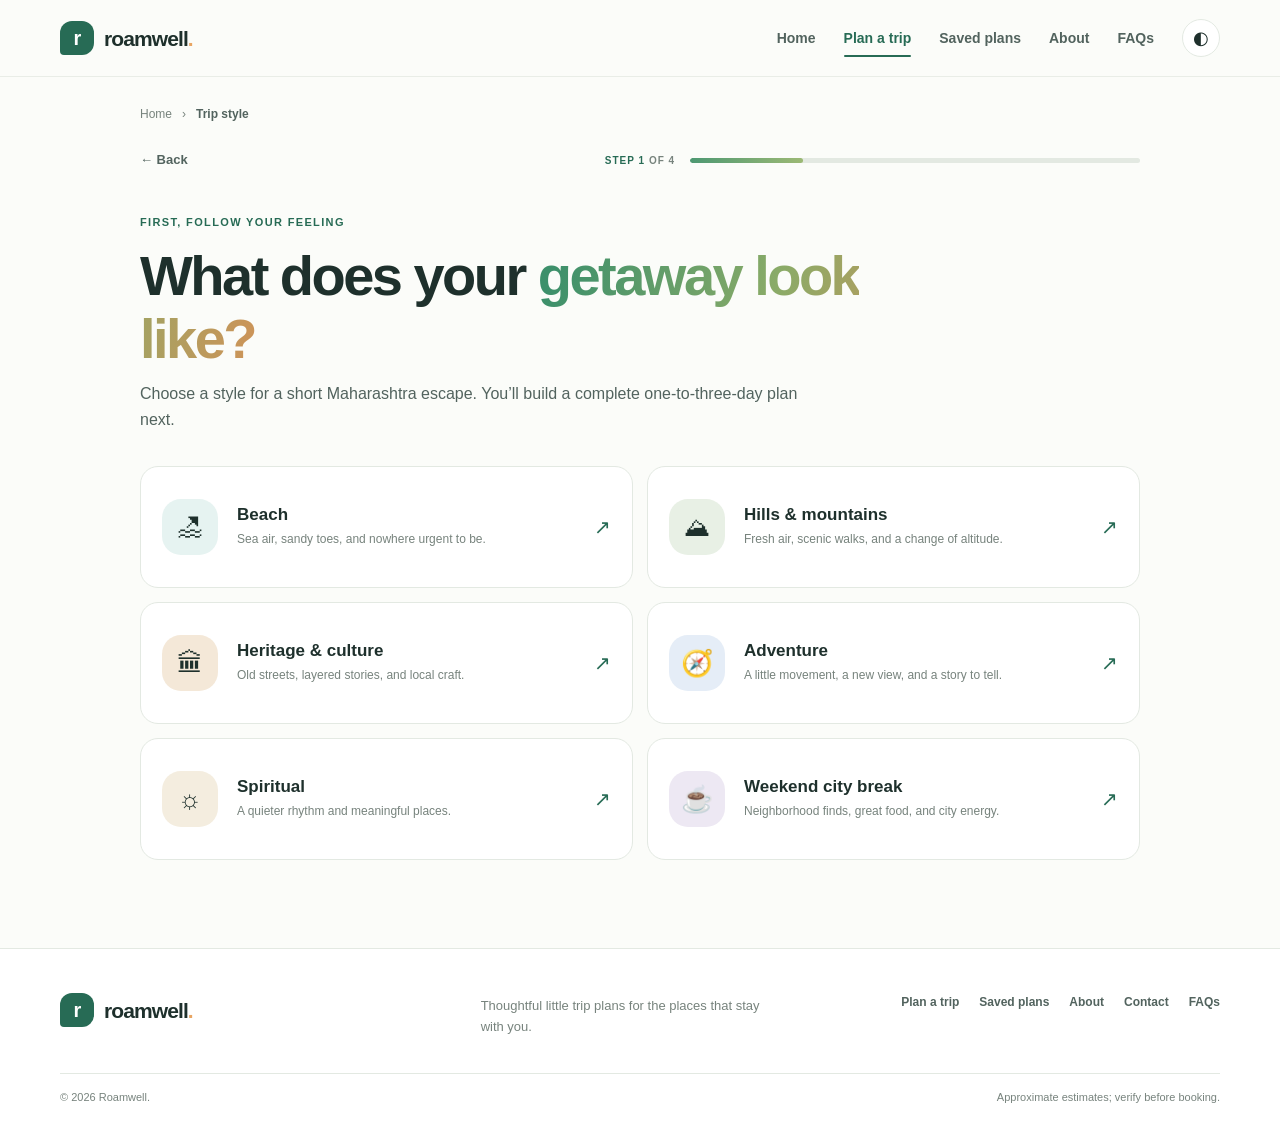
<file: trip-styles.html>
<!doctype html>
<html lang="en"><head><meta charset="utf-8"><meta name="viewport" content="width=device-width, initial-scale=1"><meta name="description" content="Choose a style for your 1–3 day Maharashtra getaway."><title>Choose a trip style — Roamwell</title><link rel="icon" href="./assets/favicon.svg" type="image/svg+xml"><link rel="stylesheet" href="./css/style.css"><script src="./js/main.js" defer></script><script src="./data/destinations.js" defer></script><script src="./js/planner.js" defer></script></head>
<body data-page="styles"><a class="skip-link" href="#main">Skip to content</a><header class="site-header"><div class="container header-inner"><a class="brand" href="./index.html"><span class="brand-mark">r</span><span>roamwell<span class="brand-period">.</span></span></a><button class="menu-toggle" aria-label="Open navigation" aria-expanded="false"><span></span><span></span><span></span></button><nav class="main-nav" aria-label="Main navigation"><a href="./index.html">Home</a><a href="./trip-styles.html">Plan a trip</a><a href="./saved-plans.html">Saved plans</a><a href="./about.html">About</a><a href="./faq.html">FAQs</a><button class="theme-toggle" type="button" aria-label="Switch color theme" title="Switch color theme">◐</button></nav></div></header>
<main id="main" class="container page-main journey-page">
  <nav class="breadcrumbs" aria-label="Breadcrumb"><a href="./index.html">Home</a><span>›</span><span aria-current="page">Trip style</span></nav>
  <div class="progress-wrap"><a class="back-link" href="./index.html">← Back</a><div class="progress-label">STEP 1 <span>OF 4</span></div><div class="progress-track" role="img" aria-label="Step 1 of 4"><span style="width:25%"></span></div></div>
  <section class="page-intro"><span class="eyebrow">First, follow your feeling</span><h1>What does your <span class="text-gradient">getaway look like?</span></h1><p>Choose a style for a short Maharashtra escape. You’ll build a complete one-to-three-day plan next.</p></section>
  <div class="style-grid" id="trip-styles-grid" aria-label="Trip styles"></div>
</main>
<footer class="site-footer"><div class="container footer-top"><a class="brand brand-footer" href="./index.html"><span class="brand-mark">r</span><span>roamwell<span class="brand-period">.</span></span></a><p>Thoughtful little trip plans for the places that stay with you.</p><div class="footer-links"><a href="./trip-styles.html">Plan a trip</a><a href="./saved-plans.html">Saved plans</a><a href="./about.html">About</a><a href="./contact.html">Contact</a><a href="./faq.html">FAQs</a></div></div><div class="container footer-bottom"><span>© <span data-current-year>2026</span> Roamwell.</span><span>Approximate estimates; verify before booking.</span></div></footer></body></html>
</file>
<file: css/style.css>
:root {
  color-scheme: light;
  --ink: #1e302c;
  --ink-soft: #52635e;
  --muted: #77837d;
  --paper: #fbfcf9;
  --surface: #ffffff;
  --surface-soft: #f3f6f1;
  --surface-warm: #f8f5ed;
  --line: #e3e9e2;
  --green: #276b55;
  --green-dark: #1f5846;
  --green-pale: #eaf4ed;
  --accent: #edaa69;
  --blue: #9cb9d6;
  --shadow: 0 16px 44px rgba(39, 67, 52, .08);
  --shadow-small: 0 8px 25px rgba(39, 67, 52, .07);
  --radius: 18px;
  --radius-large: 28px;
  --font-body: "DM Sans", -apple-system, BlinkMacSystemFont, "Segoe UI", sans-serif;
  --font-heading: "Manrope", "DM Sans", sans-serif;
}

* { box-sizing: border-box; }
html { scroll-behavior: smooth; }
body {
  margin: 0;
  background: var(--paper);
  color: var(--ink);
  font: 400 16px/1.6 var(--font-body);
  -webkit-font-smoothing: antialiased;
}
body[data-theme="dark"] {
  color-scheme: dark;
  --ink: #e7eee9;
  --ink-soft: #bbc8c0;
  --muted: #98a89e;
  --paper: #15221e;
  --surface: #1c2c26;
  --surface-soft: #20332b;
  --surface-warm: #302f25;
  --line: #34483d;
  --green: #8dd0ab;
  --green-dark: #b0e6c5;
  --green-pale: #243d30;
  --accent: #f1bd83;
  --shadow: 0 16px 44px rgba(0, 0, 0, .22);
  --shadow-small: 0 8px 25px rgba(0, 0, 0, .2);
}
a { color: inherit; text-decoration: none; }
button, input, select, textarea { font: inherit; }
button, a { -webkit-tap-highlight-color: transparent; }
button { color: inherit; }
img, svg { max-width: 100%; }
::selection { background: #c8e4d2; color: #193d2c; }
:focus-visible { outline: 3px solid #e3a75f; outline-offset: 3px; }
.container { width: min(1160px, calc(100% - 48px)); margin-inline: auto; }
.visually-hidden { position: absolute; width: 1px; height: 1px; padding: 0; margin: -1px; overflow: hidden; clip: rect(0, 0, 0, 0); white-space: nowrap; border: 0; }
.skip-link { position: fixed; z-index: 200; top: 12px; left: 12px; padding: 10px 16px; border-radius: 10px; background: var(--ink); color: var(--paper); transform: translateY(-150%); }
.skip-link:focus { transform: translateY(0); }

.site-header { position: sticky; top: 0; z-index: 20; border-bottom: 1px solid color-mix(in srgb, var(--line) 75%, transparent); background: color-mix(in srgb, var(--paper) 92%, transparent); backdrop-filter: blur(15px); }
.header-inner { display: flex; height: 76px; align-items: center; justify-content: space-between; gap: 24px; }
.brand { display: inline-flex; flex: 0 0 auto; align-items: center; gap: 10px; font: 800 21px/1 var(--font-heading); letter-spacing: -.9px; }
.brand-mark { display: grid; width: 34px; height: 34px; place-items: center; border-radius: 12px 12px 12px 4px; background: var(--green); color: #fff; font: 800 20px/1 var(--font-heading); }
.brand-period { color: #e8a563; }
.main-nav { display: flex; align-items: center; gap: 28px; }
.main-nav > a { position: relative; padding-block: 9px; color: var(--ink-soft); font-size: 14px; font-weight: 600; transition: color .2s ease; }
.main-nav > a:hover, .main-nav > a.is-active { color: var(--green); }
.main-nav > a.is-active::after { position: absolute; right: 0; bottom: 1px; left: 0; height: 2px; border-radius: 2px; background: var(--green); content: ""; }
.theme-toggle { width: 38px; height: 38px; border: 1px solid var(--line); border-radius: 50%; background: var(--surface); cursor: pointer; font-size: 18px; transition: transform .2s ease, background .2s ease; }
.theme-toggle:hover { transform: rotate(-14deg); background: var(--surface-soft); }
.menu-toggle { display: none; width: 42px; height: 42px; padding: 11px 9px; border: 1px solid var(--line); border-radius: 12px; background: var(--surface); cursor: pointer; }
.menu-toggle span { display: block; height: 2px; margin: 4px 0; border-radius: 2px; background: var(--ink); transition: transform .2s ease; }

.hero { position: relative; display: grid; grid-template-columns: 1.05fr .95fr; min-height: 585px; align-items: center; gap: 40px; padding-top: 55px; padding-bottom: 85px; }
.hero-copy { position: relative; z-index: 2; max-width: 580px; padding-bottom: 15px; }
.eyebrow { display: inline-flex; align-items: center; gap: 9px; color: var(--green); font-size: 11px; font-weight: 700; letter-spacing: 1.35px; line-height: 1.4; text-transform: uppercase; }
.eyebrow-dot { width: 7px; height: 7px; border-radius: 50%; background: #e4a45e; box-shadow: 0 0 0 4px #f8ecdc; }
h1, h2, h3, h4, p { margin-top: 0; }
h1, h2, h3, h4 { color: var(--ink); font-family: var(--font-heading); letter-spacing: -.045em; }
.hero h1 { margin: 22px 0 18px; font-size: clamp(48px, 6vw, 74px); font-weight: 700; line-height: 1.08; }
.text-gradient { background: linear-gradient(105deg, #3d906b 5%, #8aab68 55%, #cf9358 100%); background-clip: text; color: transparent; -webkit-background-clip: text; }
.lead { max-width: 490px; margin-bottom: 27px; color: var(--ink-soft); font-size: 18px; line-height: 1.7; }
.button-row { display: flex; flex-wrap: wrap; align-items: center; gap: 12px; }
.button { display: inline-flex; min-height: 47px; align-items: center; justify-content: center; gap: 10px; padding: 11px 19px; border: 1px solid transparent; border-radius: 12px; cursor: pointer; font-size: 14px; font-weight: 700; line-height: 1.35; text-align: center; transition: transform .2s ease, box-shadow .2s ease, background .2s ease; }
.button:hover { transform: translateY(-2px); }
.button-primary { background: var(--green); box-shadow: 0 7px 16px color-mix(in srgb, var(--green) 20%, transparent); color: #fff; }
.button-primary:hover { background: var(--green-dark); box-shadow: 0 10px 23px color-mix(in srgb, var(--green) 25%, transparent); }
.button-quiet { color: var(--ink-soft); }
.button-quiet:hover { background: var(--surface-soft); }
.button-outline { border-color: var(--line); background: var(--surface); color: var(--ink-soft); }
.button-outline:hover { border-color: var(--green); color: var(--green); }
.button-light { background: #fff; color: #28634d; }
.button-danger-outline { border-color: #e8c4be; background: var(--surface); color: #a44b3d; }
.button-danger-outline:hover { background: #fff2ef; }
.button-full { width: 100%; }
.hero-proof { display: flex; align-items: center; gap: 12px; margin-top: 31px; color: var(--muted); font-size: 13px; }
.avatar-stack { display: flex; padding-left: 3px; }
.avatar-stack span { display: grid; width: 29px; height: 29px; margin-left: -4px; place-items: center; border: 2px solid var(--paper); border-radius: 50%; background: #d7e6d9; color: #426553; font-size: 13px; }
.avatar-stack span:nth-child(2) { background: #f2dfc9; color: #a16a3b; }
.avatar-stack span:nth-child(3) { background: #dce5f2; color: #567496; }
.hero-art { position: relative; overflow: hidden; min-height: 420px; border-radius: 47% 47% 26px 26px; background: linear-gradient(180deg, #dcecf0 0%, #e7f0e8 60%, #e7e9d7 100%); isolation: isolate; }
.art-sun { position: absolute; top: 12%; right: 17%; width: 84px; height: 84px; border-radius: 50%; background: #f6d19a; box-shadow: 0 0 0 16px rgba(246, 209, 154, .15), 0 0 0 32px rgba(246, 209, 154, .09); }
.art-cloud { position: absolute; width: 91px; height: 23px; border-radius: 50px; background: rgba(255,255,255,.72); }
.art-cloud::before, .art-cloud::after { position: absolute; bottom: 6px; width: 34px; height: 34px; border-radius: 50%; background: inherit; content: ""; }
.art-cloud::before { left: 17px; }.art-cloud::after { left: 42px; width: 26px; height: 26px; }
.cloud-one { top: 22%; left: 12%; transform: scale(.8); }.cloud-two { top: 37%; right: 9%; transform: scale(.63); opacity: .8; }
.art-mountain { position: absolute; z-index: 1; bottom: 19%; width: 0; height: 0; border-right: 200px solid transparent; border-bottom: 220px solid #829d8e; border-left: 200px solid transparent; }
.mountain-back { left: -12%; border-right-width: 195px; border-bottom-width: 200px; border-left-width: 195px; border-bottom-color: #a9bbad; }
.mountain-back::after { position: absolute; top: 79px; left: -27px; width: 0; height: 0; border-right: 34px solid transparent; border-bottom: 41px solid rgba(255,255,255,.75); border-left: 34px solid transparent; content: ""; }
.mountain-front { right: -18%; bottom: 17%; z-index: 2; border-right-width: 255px; border-bottom-width: 272px; border-left-width: 255px; border-bottom-color: #627f73; }
.mountain-front::after { position: absolute; top: 98px; left: -27px; width: 0; height: 0; border-right: 34px solid transparent; border-bottom: 40px solid rgba(255,255,255,.7); border-left: 34px solid transparent; content: ""; }
.art-lake { position: absolute; z-index: 3; right: -6%; bottom: 0; left: -5%; height: 25%; border-radius: 48% 52% 0 0; background: linear-gradient(170deg, #a6c9c5, #6caaa3); }
.art-lake::after { position: absolute; top: 36%; left: 16%; width: 65%; height: 2px; border-radius: 3px; background: rgba(255,255,255,.55); box-shadow: 45px 13px 0 rgba(255,255,255,.35), 120px 25px 0 rgba(255,255,255,.25); content: ""; }
.art-tree { position: absolute; z-index: 4; bottom: 12%; width: 28px; height: 80px; background: #557764; clip-path: polygon(50% 0, 100% 55%, 72% 55%, 100% 85%, 60% 85%, 60% 100%, 40% 100%, 40% 85%, 0 85%, 28% 55%, 0 55%); }
.tree-one { left: 14%; transform: scale(.75); }.tree-two { right: 19%; bottom: 11%; transform: scale(1.1); }
.art-note { position: absolute; z-index: 6; right: 14px; bottom: 27%; display: flex; align-items: center; gap: 12px; padding: 13px 17px; border: 1px solid rgba(255,255,255,.75); border-radius: 15px; background: color-mix(in srgb, var(--surface) 92%, transparent); box-shadow: var(--shadow-small); }
.note-icon { display: grid; width: 34px; height: 34px; place-items: center; border-radius: 11px; background: var(--green-pale); color: var(--green); }
.art-note strong, .art-note small { display: block; }.art-note strong { font-size: 12px; }.art-note small { color: var(--muted); font-size: 11px; }
.art-label { position: absolute; z-index: 5; bottom: 12px; left: 20px; color: rgba(255,255,255,.88); font-size: 10px; font-weight: 700; letter-spacing: 1.5px; text-transform: uppercase; }
.hero-bottom { position: absolute; right: 0; bottom: 20px; left: 0; display: flex; justify-content: space-between; gap: 16px; color: var(--muted); font-size: 10px; font-weight: 700; letter-spacing: 1.25px; }

.section { padding-top: 88px; padding-bottom: 88px; }
.section-soft { background: var(--surface-soft); }
.section-heading { display: flex; align-items: end; justify-content: space-between; gap: 30px; margin-bottom: 30px; }
.section-heading h2 { margin: 9px 0 0; font-size: clamp(30px, 4vw, 42px); line-height: 1.2; }
.section-heading > p { max-width: 385px; margin-bottom: 3px; color: var(--muted); font-size: 14px; }
.text-link { color: var(--green); font-size: 14px; font-weight: 700; }
.text-link:hover { text-decoration: underline; text-underline-offset: 4px; }
.steps-grid { display: grid; grid-template-columns: repeat(4, 1fr); gap: 15px; }
.step-card { position: relative; min-height: 205px; padding: 24px 21px; border: 1px solid var(--line); border-radius: var(--radius); background: var(--surface); transition: transform .2s ease, box-shadow .2s ease; }
.step-card:hover { transform: translateY(-4px); box-shadow: var(--shadow-small); }
.step-number { position: absolute; top: 20px; right: 20px; color: #acb6ad; font: 700 12px var(--font-heading); }
.step-icon { display: grid; width: 42px; height: 42px; margin-bottom: 22px; place-items: center; border-radius: 14px; background: var(--green-pale); color: var(--green); font-size: 20px; }
.step-card h3 { margin-bottom: 8px; font-size: 16px; }.step-card p { margin-bottom: 0; color: var(--muted); font-size: 13px; line-height: 1.6; }
.destination-feature-grid { display: grid; grid-template-columns: 1.2fr 1fr 1fr; gap: 16px; }
.feature-card { position: relative; display: flex; min-height: 275px; flex-direction: column; justify-content: end; overflow: hidden; padding: 24px; border-radius: var(--radius-large); color: #fff; isolation: isolate; transition: transform .25s ease; }
.feature-card:hover { transform: translateY(-5px); }
.feature-card::before, .feature-card::after { position: absolute; z-index: -1; content: ""; }
.feature-card::before { inset: 0; background: linear-gradient(180deg, transparent 25%, rgba(19,44,37,.74) 100%); }
.feature-card::after { inset: 0; z-index: -2; }
.feature-goa::after { background: radial-gradient(circle at 76% 25%, #ffd49c 0 9%, transparent 9.5%), linear-gradient(145deg, #99c8c1 0 40%, #448b82 41% 62%, #d79d6c 63%); }
.feature-hills::after { background: radial-gradient(circle at 73% 23%, #f4cb91 0 8%, transparent 8.5%), linear-gradient(135deg, transparent 48%, #6d9182 48% 62%, transparent 62%), linear-gradient(150deg, #a9c6cc 0 42%, #728f83 43% 68%, #426e5a 69%); }
.feature-green::after { background: radial-gradient(circle at 75% 24%, #f5d392 0 7%, transparent 7.5%), linear-gradient(160deg, #c2d9bb, #76a782 48%, #3f7859); }
.feature-tag { margin-bottom: 9px; font-size: 10px; font-weight: 700; letter-spacing: 1.3px; }
.feature-card strong { font: 700 29px/1.2 var(--font-heading); }.feature-card small { margin-top: 5px; color: rgba(255,255,255,.83); }
.feature-arrow { position: absolute; top: 18px; right: 20px; display: grid; width: 36px; height: 36px; place-items: center; border: 1px solid rgba(255,255,255,.56); border-radius: 50%; font-size: 18px; }
.style-pills { display: flex; flex-wrap: wrap; gap: 10px; }
.style-pills a, .interest-summary span { padding: 10px 15px; border: 1px solid var(--line); border-radius: 999px; background: var(--surface); color: var(--ink-soft); font-size: 13px; font-weight: 600; transition: border .2s ease, color .2s ease, transform .2s ease; }
.style-pills a:hover { transform: translateY(-2px); border-color: var(--green); color: var(--green); }
.trust-section { display: grid; grid-template-columns: 1fr .8fr; align-items: center; gap: 75px; }
.trust-copy h2 { max-width: 480px; margin: 13px 0; font-size: clamp(34px, 4vw, 49px); line-height: 1.18; }
.trust-copy p { max-width: 480px; margin-bottom: 22px; color: var(--ink-soft); }
.quote-card { padding: 29px; border: 1px solid var(--line); border-radius: var(--radius-large); background: var(--surface); box-shadow: var(--shadow-small); }
.sample-label { color: #a36d36; font-size: 10px; font-weight: 700; letter-spacing: 1.1px; }
.quote-stars { margin-top: 15px; color: #dfa25b; letter-spacing: 3px; }
.quote-card blockquote { margin: 9px 0 20px; font: 600 20px/1.5 var(--font-heading); letter-spacing: -.4px; }
.quote-person { display: flex; align-items: center; gap: 10px; }.person-avatar { display: grid; width: 37px; height: 37px; place-items: center; border-radius: 50%; background: var(--green-pale); color: var(--green); font-weight: 700; }
.quote-person strong, .quote-person small { display: block; }.quote-person strong { font-size: 13px; }.quote-person small { color: var(--muted); font-size: 11px; }
.sample-disclaimer { display: block; margin-top: 18px; color: var(--muted); font-size: 10px; }
.cta-band { padding: 48px 0; background: linear-gradient(112deg, #28684f, #498466); color: #fff; }
.cta-inner { display: flex; align-items: center; justify-content: space-between; gap: 24px; }.cta-inner .eyebrow { color: #d4ead8; }.cta-inner h2 { margin: 7px 0 0; color: #fff; font-size: clamp(25px, 4vw, 35px); }

.site-footer { padding: 44px 0 18px; border-top: 1px solid var(--line); background: var(--surface); }
.footer-top { display: grid; grid-template-columns: 1fr 1fr auto; align-items: start; gap: 28px; }
.brand-footer { width: max-content; }.footer-top > p { max-width: 280px; margin: 3px 0 0; color: var(--muted); font-size: 13px; }
.footer-links { display: flex; flex-wrap: wrap; justify-content: flex-end; gap: 12px 20px; }.footer-links a { color: var(--ink-soft); font-size: 12px; font-weight: 600; }.footer-links a:hover { color: var(--green); }
.footer-bottom { display: flex; justify-content: space-between; gap: 15px; margin-top: 35px; padding-top: 15px; border-top: 1px solid var(--line); color: var(--muted); font-size: 11px; }

.page-main { min-height: 64vh; padding-top: 28px; padding-bottom: 88px; }
.journey-page { max-width: 1000px; }
.breadcrumbs { display: flex; flex-wrap: wrap; align-items: center; gap: 10px; margin: 0 0 26px; color: var(--muted); font-size: 12px; }
.breadcrumbs a:hover { color: var(--green); }.breadcrumbs [aria-current="page"] { color: var(--ink-soft); font-weight: 600; }
.progress-wrap { display: grid; grid-template-columns: 1fr auto 1fr; align-items: center; gap: 15px; margin: 0 0 37px; }
.back-link { width: max-content; color: var(--ink-soft); font-size: 13px; font-weight: 600; }.back-link:hover { color: var(--green); }
.progress-label { color: var(--green); font-size: 10px; font-weight: 800; letter-spacing: 1px; }.progress-label span { color: var(--muted); }
.progress-track { width: 100%; height: 5px; overflow: hidden; border-radius: 9px; background: var(--line); }.progress-track span { display: block; height: 100%; border-radius: inherit; background: linear-gradient(90deg, #4d9872, #9cb975); }
.page-intro { max-width: 720px; margin-bottom: 34px; }
.page-intro h1, .not-found h1 { margin: 10px 0 10px; font-size: clamp(37px, 5vw, 56px); line-height: 1.14; }
.page-intro > p, .not-found > p { max-width: 670px; margin-bottom: 0; color: var(--ink-soft); font-size: 16px; }
.style-grid { display: grid; grid-template-columns: repeat(2, 1fr); gap: 14px; }
.style-card { display: flex; min-height: 122px; align-items: center; gap: 19px; padding: 21px; border: 1px solid var(--line); border-radius: var(--radius); background: var(--surface); transition: transform .2s ease, box-shadow .2s ease, border-color .2s ease; }
.style-card:hover { transform: translateY(-3px); border-color: #b8d0be; box-shadow: var(--shadow-small); }
.style-card-icon { display: grid; flex: 0 0 56px; width: 56px; height: 56px; place-items: center; border-radius: 19px; background: var(--green-pale); font-size: 26px; }
.style-card-copy { display: grid; gap: 5px; }.style-card-copy strong { font: 700 17px var(--font-heading); }.style-card-copy small { color: var(--muted); font-size: 12px; }
.style-card-arrow { margin-left: auto; color: var(--green); font-size: 20px; }
.style-beach .style-card-icon { background: #e6f3f1; }.style-hills .style-card-icon { background: #e8f0e5; }.style-heritage .style-card-icon { background: #f4e8d8; }.style-adventure .style-card-icon { background: #e5edf7; }.style-wildlife .style-card-icon { background: #e5f0e5; }.style-spiritual .style-card-icon { background: #f4eddf; }.style-city .style-card-icon { background: #ede8f3; }

.destination-tools { margin: 0 0 25px; }
.search-field { display: flex; max-width: 590px; height: 52px; align-items: center; gap: 11px; padding: 0 15px; border: 1px solid var(--line); border-radius: 13px; background: var(--surface); color: var(--muted); font-size: 23px; }
.search-field:focus-within { border-color: var(--green); box-shadow: 0 0 0 3px color-mix(in srgb, var(--green) 14%, transparent); }.search-field input { width: 100%; border: 0; outline: 0; background: transparent; color: var(--ink); font-size: 14px; }
.filter-chips { display: flex; flex-wrap: wrap; gap: 8px; margin-top: 15px; }
.filter-chip { padding: 7px 12px; border: 1px solid var(--line); border-radius: 999px; background: var(--surface); color: var(--ink-soft); font-size: 11px; font-weight: 600; }
.filter-chip:hover, .filter-chip.is-selected { border-color: var(--green); background: var(--green-pale); color: var(--green); }
.destination-grid { display: grid; grid-template-columns: repeat(2, 1fr); gap: 18px; }
.destination-card { overflow: hidden; border: 1px solid var(--line); border-radius: var(--radius); background: var(--surface); box-shadow: 0 5px 18px rgba(35,59,43,.025); }
.destination-art { position: relative; height: 160px; overflow: hidden; background: #dce9df; isolation: isolate; }
.destination-art img { display: block; width: 100%; height: 100%; object-fit: cover; }
.destination-art::after { position: absolute; z-index: 0; inset: 48% 0 0; background: linear-gradient(transparent, rgba(13,30,25,.68)); content: ""; }
.destination-region { position: absolute; z-index: 2; bottom: 12px; left: 16px; color: white; font-size: 10px; font-weight: 700; letter-spacing: 1.1px; text-transform: uppercase; }
.destination-photo-credit { position: absolute; z-index: 2; right: 14px; bottom: 12px; color: white; font-size: 10px; line-height: 1.3; text-shadow: 0 1px 5px rgba(0,0,0,.8); }
.destination-photo-credit a { color: inherit; text-decoration: underline; text-underline-offset: 2px; }
.destination-photo-credit a:hover { text-decoration-thickness: 2px; }
.destination-card-body { padding: 20px; }.destination-meta { display: flex; gap: 7px; color: var(--muted); font-size: 11px; }
.destination-card h2 { margin: 7px 0; font-size: 24px; }.destination-card-body > p { min-height: 47px; margin-bottom: 12px; color: var(--ink-soft); font-size: 13px; }
.highlight-tags { display: flex; flex-wrap: wrap; gap: 6px; margin-bottom: 15px; }.highlight-tags span { padding: 5px 8px; border-radius: 7px; background: var(--surface-soft); color: var(--ink-soft); font-size: 10px; }
.destination-facts { display: grid; grid-template-columns: 1fr 1fr; gap: 10px; margin: 0 0 17px; padding: 14px 0; border-top: 1px solid var(--line); border-bottom: 1px solid var(--line); }
.destination-facts dt { color: var(--muted); font-size: 10px; font-weight: 700; text-transform: uppercase; }.destination-facts dd { margin: 3px 0 0; font-size: 13px; font-weight: 700; }.destination-facts dd small { color: var(--muted); font-size: 10px; font-weight: 400; }

.preferences-layout { display: grid; grid-template-columns: minmax(0, 1fr) 290px; align-items: start; gap: 23px; }
.form-card { padding: clamp(21px, 4vw, 34px); border: 1px solid var(--line); border-radius: var(--radius-large); background: var(--surface); box-shadow: var(--shadow-small); }
.form-section + .form-section { margin-top: 26px; padding-top: 25px; border-top: 1px solid var(--line); }
.form-section h2 { margin: 0 0 16px; font-size: 19px; }
.form-grid { display: grid; gap: 14px; }.two-col { grid-template-columns: repeat(2, 1fr); }
.field-label { display: grid; gap: 7px; color: var(--ink-soft); font-size: 12px; font-weight: 700; }
.field-label input, .field-label select, .field-label textarea { width: 100%; min-height: 46px; padding: 10px 12px; border: 1px solid var(--line); border-radius: 10px; background: var(--paper); color: var(--ink); font-size: 14px; font-weight: 400; }
.field-label textarea { resize: vertical; }.field-label input:focus, .field-label select:focus, .field-label textarea:focus { outline: 2px solid color-mix(in srgb, var(--green) 55%, transparent); outline-offset: 1px; border-color: var(--green); }
.field-label small, .field-help { color: var(--muted); font-size: 11px; font-weight: 400; }
.choice-fieldset { min-width: 0; margin: 0; padding: 0; border: 0; }.choice-fieldset legend { margin-bottom: 9px; }
.budget-options { display: grid; grid-template-columns: repeat(3, 1fr); gap: 9px; }.budget-option { position: relative; display: grid; min-height: 117px; justify-items: start; gap: 3px; padding: 12px; border: 1px solid var(--line); border-radius: 12px; background: var(--paper); cursor: pointer; }
.budget-option:has(input:checked) { border-color: var(--green); background: var(--green-pale); box-shadow: inset 0 0 0 1px var(--green); }.budget-option input { position: absolute; top: 11px; right: 11px; accent-color: var(--green); }.budget-icon { color: var(--green); font-size: 15px; font-weight: 800; }.budget-option strong { font-size: 12px; }.budget-option small { color: var(--muted); font-size: 10px; }
.interest-options { display: flex; flex-wrap: wrap; gap: 8px; }.interest-chip { cursor: pointer; }.interest-chip input { position: absolute; width: 1px; height: 1px; opacity: 0; }.interest-chip span { display: inline-block; padding: 8px 12px; border: 1px solid var(--line); border-radius: 999px; background: var(--paper); color: var(--ink-soft); font-size: 12px; transition: .18s ease; }.interest-chip input:checked + span { border-color: var(--green); background: var(--green-pale); color: var(--green); }.interest-chip input:focus-visible + span { outline: 3px solid #e3a75f; outline-offset: 3px; }
.form-error { min-height: 20px; margin: 16px 0 7px; color: #b14132; font-size: 13px; }
.preference-aside { display: grid; gap: 14px; }.aside-art { position: relative; display: flex; min-height: 240px; align-items: end; overflow: hidden; padding: 20px; border-radius: var(--radius); background: linear-gradient(180deg, #dceaf0, #f3e3c9); isolation: isolate; }.aside-sun { position: absolute; top: 27px; right: 38px; width: 63px; height: 63px; border-radius: 50%; background: #f7c987; box-shadow: 0 0 0 13px rgba(247,201,135,.18); }.aside-hills { position: absolute; right: -20px; bottom: -100px; left: -20px; height: 225px; border-radius: 50% 50% 0 0; background: linear-gradient(145deg, #a1b99b 20%, #537d62 75%); }.aside-art span { z-index: 1; color: #fff; font-size: 10px; font-weight: 700; letter-spacing: 1.4px; text-transform: uppercase; }
.aside-note { display: flex; gap: 12px; padding: 17px; border: 1px solid var(--line); border-radius: 14px; background: var(--surface); }.aside-note .note-icon { flex: 0 0 34px; }.aside-note strong { font-size: 13px; }.aside-note p { margin: 4px 0 0; color: var(--muted); font-size: 11px; }

.plan-main { max-width: 1050px; }.plan-hero { display: flex; align-items: center; justify-content: space-between; gap: 25px; margin: 0 0 25px; }.plan-hero h1 { margin: 9px 0 5px; font-size: clamp(38px, 5vw, 54px); }.plan-hero p { max-width: 650px; margin: 0; color: var(--ink-soft); }.plan-hero-art { position: relative; display: grid; flex: 0 0 120px; width: 120px; height: 120px; place-items: center; overflow: hidden; border-radius: 34px 34px 34px 12px; background: linear-gradient(145deg, #dcebe5, #a0c3ae); }.plan-hero-art::after { position: absolute; right: -14px; bottom: -37px; left: -10px; height: 95px; border-radius: 50%; background: rgba(65,125,93,.5); content: ""; }.plan-hero-art > span { position: relative; z-index: 1; font-size: 45px; }
.summary-card { padding: 25px; border: 1px solid var(--line); border-radius: var(--radius-large); background: var(--surface); box-shadow: var(--shadow-small); }.summary-heading { display: flex; align-items: start; justify-content: space-between; gap: 15px; }.summary-heading h2 { margin: 6px 0 0; font-size: 22px; }.budget-badge { padding: 7px 11px; border-radius: 999px; background: var(--green-pale); color: var(--green); font-size: 11px; font-weight: 700; }
.summary-facts { display: grid; grid-template-columns: repeat(4, 1fr); gap: 13px; margin-top: 21px; padding: 18px 0; border-top: 1px solid var(--line); border-bottom: 1px solid var(--line); }.summary-facts div { display: grid; gap: 5px; }.summary-facts span, .summary-costs > div > span { color: var(--muted); font-size: 9px; font-weight: 700; letter-spacing: .8px; }.summary-facts strong { font-size: 12px; }
.summary-costs { display: grid; grid-template-columns: auto auto 1fr; align-items: end; gap: 26px; padding-top: 16px; }.summary-costs div { display: grid; gap: 1px; }.summary-costs strong { font: 800 25px var(--font-heading); }.summary-costs small { color: var(--muted); font-size: 10px; }.summary-costs > small { padding-bottom: 5px; text-align: right; }
.estimate-alert { display: flex; gap: 11px; margin: 16px 0 19px; padding: 13px 16px; border: 1px solid #e9d7b9; border-radius: 12px; background: #fcf7ed; color: #715a37; }.estimate-alert > span { color: #bd8840; font-size: 18px; }.estimate-alert p { margin: 0; font-size: 12px; }.estimate-alert strong { color: #62471f; }
.plan-actions { display: flex; flex-wrap: wrap; align-items: center; gap: 9px; margin-bottom: 45px; }.plan-actions .button { min-height: 42px; padding: 9px 13px; font-size: 11px; }.action-status { flex-basis: 100%; min-height: 18px; color: var(--green); font-size: 12px; }
.plan-section { margin-top: 43px; }.itinerary-section { margin-top: 37px; }.itinerary-section > .section-heading { align-items: end; }.itinerary-section > .section-heading > p { text-align: right; }
.day-tabs { display: flex; gap: 7px; overflow-x: auto; padding: 5px 2px 10px; border-bottom: 1px solid var(--line); }.day-tab { min-width: 88px; padding: 9px 14px; border: 1px solid transparent; border-radius: 10px 10px 0 0; background: transparent; color: var(--muted); cursor: pointer; font-size: 12px; font-weight: 700; }.day-tab:hover { background: var(--surface-soft); color: var(--ink); }.day-tab.is-active { border-color: var(--line); border-bottom-color: var(--surface); background: var(--surface); color: var(--green); }
.meal-preferences { display: grid; grid-template-columns: repeat(3, minmax(0, 1fr)); gap: 12px; margin: 16px 0 8px; padding: 15px; border: 1px solid var(--line); border-radius: 12px; background: var(--surface-soft); }.meal-preferences .field-label { margin: 0; }.meal-preferences select { margin-top: 6px; }
.day-panel { padding-top: 20px; }.day-panel[hidden] { display: none; }.day-panel-heading { display: flex; align-items: center; justify-content: space-between; gap: 15px; margin-bottom: 15px; }.day-panel-heading .eyebrow { font-size: 9px; }.day-panel-heading h3 { margin: 3px 0 0; font-size: 21px; }.day-route-note { margin: 5px 0 0; color: var(--muted); font-size: 11px; }.day-route-link, .hotel-map-link { color: var(--green); font-size: 11px; font-weight: 700; white-space: nowrap; }.day-route-link:hover, .hotel-options a:hover .hotel-map-link { text-decoration: underline; }.day-meal-icon { font-size: 21px; }
.activity-grid { display: grid; grid-template-columns: repeat(2, 1fr); gap: 11px; }.activity-card { padding: 16px; border: 1px solid var(--line); border-radius: 14px; background: var(--surface); }.activity-card.is-match { border-color: #a2c8a8; background: linear-gradient(145deg, var(--surface), color-mix(in srgb, var(--green-pale) 72%, var(--surface))); }.activity-topline { display: flex; align-items: center; justify-content: space-between; gap: 5px; color: var(--muted); font-size: 9px; font-weight: 800; letter-spacing: .8px; }.match-tag { color: var(--green); letter-spacing: 0; text-transform: none; }
.activity-card h4 { margin: 10px 0 6px; font-size: 15px; line-height: 1.35; }.activity-place { margin: 0 0 13px; color: var(--green); font-size: 11px; font-weight: 600; }
.activity-facts { display: grid; grid-template-columns: repeat(4, 1fr); gap: 7px; margin: 0; padding: 11px 0; border-top: 1px solid var(--line); border-bottom: 1px solid var(--line); }.activity-facts dt { color: var(--muted); font-size: 8px; font-weight: 700; letter-spacing: .45px; }.activity-facts dd { margin: 3px 0 0; color: var(--ink-soft); font-size: 9px; line-height: 1.35; }
.activity-tip { margin: 10px 0 0; color: var(--muted); font-size: 10px; line-height: 1.5; }.activity-tip strong { color: var(--ink-soft); }
.meal-note { display: flex; align-items: center; gap: 12px; margin-top: 12px; padding: 14px; border-radius: 13px; background: var(--surface-warm); }.meal-note > span { font-size: 22px; }.meal-note strong { font-size: 12px; }.meal-note p { margin: 3px 0 0; color: var(--ink-soft); font-size: 11px; }
.meal-schedule { display: grid; grid-template-columns: repeat(3, 1fr); gap: 9px; margin-top: 14px; }.meal-schedule > div { display: grid; gap: 4px; padding: 12px; border: 1px solid var(--line); border-radius: 10px; background: var(--surface); }.meal-schedule strong { font-size: 12px; }.meal-schedule span { color: var(--green); font-size: 11px; font-weight: 700; }.meal-schedule small { color: var(--muted); font-size: 10px; }
.interest-summary { display: flex; flex-wrap: wrap; align-items: center; gap: 6px; margin: 0 0 12px; color: var(--ink-soft); font-size: 11px; }.interest-summary span { padding: 4px 9px; font-size: 10px; }
.hotel-options { margin: 15px 0 0; padding: 0; list-style: none; }.hotel-options li { border-top: 1px solid var(--line); }.hotel-options a { display: flex; align-items: center; justify-content: space-between; gap: 12px; padding: 11px 0; color: var(--ink); }.hotel-options a > span:first-child { display: grid; gap: 3px; }.hotel-options strong { font-size: 12px; }.hotel-options small { color: var(--muted); font-size: 10px; }.hotel-panel > p { margin-bottom: 0; }
.two-panel-grid { display: grid; grid-template-columns: repeat(2, 1fr); gap: 14px; }.info-panel { padding: 21px; border: 1px solid var(--line); border-radius: var(--radius); background: var(--surface); }.info-panel h2 { margin: 7px 0 9px; font-size: 20px; }.info-panel > p { margin-bottom: 15px; color: var(--ink-soft); font-size: 12px; }.stay-price { display: flex; align-items: center; justify-content: space-between; gap: 10px; padding: 12px 0; border-top: 1px solid var(--line); border-bottom: 1px solid var(--line); }.stay-price span { color: var(--muted); font-size: 11px; }.stay-price strong { color: var(--green); font-size: 16px; }.stay-price small { color: var(--muted); font-size: 10px; font-weight: 400; }.muted-copy { display: block; margin-top: 10px; color: var(--muted); font-size: 10px; }
.budget-layout { display: grid; grid-template-columns: 1.35fr .75fr; align-items: start; gap: 17px; }.budget-table-wrap { overflow-x: auto; border: 1px solid var(--line); border-radius: 14px; background: var(--surface); }.budget-table { width: 100%; border-collapse: collapse; font-size: 11px; }.budget-table th, .budget-table td { padding: 11px 12px; border-bottom: 1px solid var(--line); text-align: left; }.budget-table thead th { background: var(--surface-soft); color: var(--muted); font-size: 9px; letter-spacing: .6px; text-transform: uppercase; }.budget-table tbody th { min-width: 130px; font-weight: 600; }.budget-table td:nth-child(2) { white-space: nowrap; font-weight: 700; }.budget-table td:last-child { color: var(--muted); font-size: 10px; }.budget-table tr:last-child th, .budget-table tr:last-child td { border-bottom: 0; }.budget-table .grand-total { background: var(--green-pale); }.budget-table .grand-total th, .budget-table .grand-total td { color: var(--green); font-size: 12px; font-weight: 800; }.budget-table .per-person-row th, .budget-table .per-person-row td { font-weight: 800; }.budget-assumption { margin: 9px 4px 0; color: var(--muted); font-size: 10px; line-height: 1.5; }
.budget-chart { margin: 0; padding: 16px; border: 1px solid var(--line); border-radius: 14px; background: var(--surface); }.budget-chart figcaption { margin-bottom: 12px; font: 700 13px var(--font-heading); }.budget-chart svg { display: block; width: 100%; height: 40px; overflow: visible; }.chart-legend { display: grid; gap: 8px; margin: 15px 0 0; padding: 0; list-style: none; }.chart-legend li { display: grid; grid-template-columns: 9px 1fr auto; align-items: center; gap: 7px; color: var(--ink-soft); font-size: 10px; }.chart-legend li > span { width: 8px; height: 8px; border-radius: 3px; background: var(--legend-color); }.chart-legend strong { color: var(--ink); font-size: 10px; }
.packing-list { display: grid; grid-template-columns: repeat(2, 1fr); gap: 10px; }.packing-list label { display: flex; align-items: start; gap: 8px; color: var(--ink-soft); font-size: 11px; }.packing-list input { margin: 3px 0 0; accent-color: var(--green); }
.practical-list { display: grid; gap: 10px; margin: 0; padding-left: 18px; color: var(--ink-soft); font-size: 11px; }.practical-list li::marker { color: var(--green); }
.local-notes { display: flex; align-items: center; justify-content: space-between; gap: 20px; padding: 22px; border: 1px solid var(--line); border-radius: var(--radius); background: var(--surface-soft); }.local-notes h2 { margin: 6px 0 7px; font-size: 20px; }.local-notes p { max-width: 840px; margin: 0; color: var(--ink-soft); font-size: 12px; }.local-note-icon { color: var(--green); font-size: 40px; }
.plan-disclaimer { margin: 19px 0 0; padding: 13px 15px; border-left: 3px solid #daa464; background: var(--surface-warm); color: var(--ink-soft); font-size: 11px; }
.trip-payment { display: grid; grid-template-columns: minmax(0, 1fr) minmax(190px, 260px); align-items: center; gap: 24px; padding: clamp(20px, 4vw, 32px); border: 1px solid var(--line); border-radius: var(--radius); background: var(--surface-soft); }
.trip-payment h2 { margin: 7px 0 9px; font-size: 22px; }
.trip-payment p { max-width: 540px; margin: 0; color: var(--ink-soft); font-size: 13px; }
.trip-payment .trip-payment-note { margin-top: 10px; color: var(--muted); font-size: 11px; }
.trip-payment-qr { width: min(100%, 260px); margin: 0; justify-self: end; text-align: center; }
.trip-payment-qr img { display: block; width: 100%; height: auto; border: 1px solid var(--line); border-radius: 8px; background: #090909; }
.trip-payment-qr figcaption { margin-top: 7px; color: var(--muted); font-size: 10px; }

.saved-toolbar { display: flex; align-items: center; justify-content: space-between; gap: 14px; margin: -6px 0 20px; }.saved-grid { display: grid; grid-template-columns: repeat(2, 1fr); gap: 16px; }.saved-card { display: grid; grid-template-columns: 140px 1fr; overflow: hidden; border: 1px solid var(--line); border-radius: var(--radius); background: var(--surface); }.saved-card-art { position: relative; display: grid; min-height: 210px; place-items: center; overflow: hidden; }.saved-card-art::after { position: absolute; right: -20px; bottom: -60px; left: -20px; height: 130px; border-radius: 50% 50% 0 0; background: rgba(53,112,82,.56); content: ""; }.saved-card-art span { position: relative; z-index: 1; font-size: 35px; }.saved-card-content { padding: 17px; }.saved-card-content h2 { margin: 4px 0; font-size: 20px; }.saved-card-content > p { margin: 0 0 4px; color: var(--ink-soft); font-size: 11px; }.saved-card-content > small { color: var(--muted); font-size: 10px; }.saved-card-actions { display: flex; flex-wrap: wrap; gap: 7px; margin-top: 13px; }.saved-card-actions .button { min-height: 36px; padding: 7px 10px; font-size: 10px; }
.empty-state { grid-column: 1 / -1; padding: 46px 22px; border: 1px dashed var(--line); border-radius: var(--radius-large); background: var(--surface); text-align: center; }.empty-icon { display: inline-grid; width: 56px; height: 56px; margin-bottom: 12px; place-items: center; border-radius: 20px; background: var(--green-pale); color: var(--green); font-size: 26px; }.empty-state h1, .empty-state h2 { margin-bottom: 8px; font-size: 23px; }.empty-state p { max-width: 480px; margin: 0 auto 18px; color: var(--muted); font-size: 13px; }
.status-message { color: #9f382a; font-size: 12px; }
.compare-selectors { display: grid; grid-template-columns: 1fr 1fr; gap: 14px; margin-bottom: 20px; }.compare-grid { display: grid; grid-template-columns: 1fr 1fr; gap: 16px; }.compare-card { padding: 23px; border: 1px solid var(--line); border-radius: var(--radius); background: var(--surface); }.compare-card h2 { margin: 7px 0 2px; font-size: 24px; }.compare-card > p { color: var(--muted); font-size: 12px; }.compare-total { display: grid; grid-template-columns: 1fr auto; align-items: center; gap: 1px 10px; margin: 15px 0; padding: 14px 0; border-top: 1px solid var(--line); border-bottom: 1px solid var(--line); }.compare-total span { color: var(--muted); font-size: 11px; }.compare-total strong { grid-row: span 2; color: var(--green); font: 800 24px var(--font-heading); }.compare-total small { color: var(--ink-soft); font-size: 10px; }.compare-card h3 { margin-bottom: 8px; font-size: 14px; }.compare-card ul { min-height: 100px; margin: 0 0 15px; padding-left: 18px; color: var(--ink-soft); font-size: 12px; }.compare-card li + li { margin-top: 6px; }
.content-page { max-width: 940px; }.about-panel { display: grid; grid-template-columns: .8fr 1.2fr; align-items: center; gap: 32px; margin: 40px 0; padding: 27px; border: 1px solid var(--line); border-radius: var(--radius-large); background: var(--surface); }.about-panel h2 { font-size: 26px; }.about-panel p { color: var(--ink-soft); font-size: 13px; }.about-illustration { position: relative; min-height: 270px; overflow: hidden; border-radius: 20px; background: linear-gradient(180deg, #d8e8ed, #f2e3c7); }.about-sun { position: absolute; top: 28px; right: 30px; width: 65px; height: 65px; border-radius: 50%; background: #f3c783; }.about-hill { position: absolute; right: -30px; bottom: -100px; left: -30px; height: 250px; border-radius: 50% 50% 0 0; background: linear-gradient(135deg, #96b598, #47765d); }.about-path { position: absolute; right: 18%; bottom: -20px; width: 50px; height: 150px; border-radius: 50%; background: #d7c499; transform: rotate(35deg); }.values-grid { display: grid; grid-template-columns: repeat(3, 1fr); gap: 12px; }.info-card { padding: 20px; border: 1px solid var(--line); border-radius: var(--radius); background: var(--surface); }.info-card .step-icon { margin-bottom: 14px; }.info-card h3 { margin-bottom: 6px; font-size: 15px; }.info-card p { margin: 0; color: var(--muted); font-size: 12px; }
.contact-form { display: grid; max-width: 680px; gap: 16px; }.contact-form .field-help { margin: -5px 0 0; }
.faq-list { display: grid; gap: 10px; }.faq-list details { padding: 0 19px; border: 1px solid var(--line); border-radius: 14px; background: var(--surface); }.faq-list summary { position: relative; padding: 17px 28px 17px 0; cursor: pointer; font: 700 15px var(--font-heading); list-style: none; }.faq-list summary::-webkit-details-marker { display: none; }.faq-list summary::after { position: absolute; top: 50%; right: 0; color: var(--green); content: "+"; font-size: 21px; transform: translateY(-50%); }.faq-list details[open] summary::after { content: "−"; }.faq-list details p { max-width: 760px; margin: 0 0 18px; color: var(--ink-soft); font-size: 13px; }
.not-found { display: flex; min-height: 62vh; flex-direction: column; align-items: flex-start; justify-content: center; }.not-found-number { color: color-mix(in srgb, var(--green) 22%, transparent); font: 800 clamp(80px, 16vw, 155px)/.8 var(--font-heading); letter-spacing: -.1em; }.not-found .eyebrow { margin-top: 22px; }.not-found h1 { margin-top: 9px; }.not-found .button-row { margin-top: 22px; }.not-found-art { align-self: flex-end; margin: -80px 9% 0 0; color: #a5c4ab; font-size: 45px; letter-spacing: 14px; transform: rotate(-8deg); }

@media (max-width: 900px) {
  .container { width: min(100% - 36px, 760px); }
  .main-nav { gap: 17px; }.hero { min-height: 520px; gap: 25px; }.hero-art { min-height: 350px; }.art-mountain { transform: scale(.82); transform-origin: bottom center; }
  .steps-grid { grid-template-columns: repeat(2, 1fr); }.destination-feature-grid { grid-template-columns: repeat(2, 1fr); }.feature-card:first-child { grid-row: span 2; min-height: 360px; }.feature-card { min-height: 170px; }
  .preferences-layout { grid-template-columns: minmax(0, 1fr); }.preferences-layout > .form-card { width: 100%; }.preference-aside { grid-template-columns: repeat(2, minmax(0, 1fr)); }.aside-art { min-height: 190px; }.aside-note { align-items: center; }
  .form-grid, .budget-options { min-width: 0; }.form-grid > *, .budget-option { min-width: 0; }
  .summary-facts { grid-template-columns: repeat(2, 1fr); }.budget-layout { grid-template-columns: 1fr; }.budget-chart { display: grid; grid-template-columns: 160px 1fr; align-items: center; gap: 0 15px; }.budget-chart figcaption { grid-column: 1 / -1; }.chart-legend { grid-template-columns: repeat(2, 1fr); }
  .footer-top { grid-template-columns: 1fr 1fr; }.footer-links { grid-column: 1 / -1; justify-content: flex-start; }
}
@media (max-width: 650px) {
  body { font-size: 15px; }.container { width: calc(100% - 32px); }
  .header-inner { height: 66px; }.menu-toggle { display: block; }.main-nav { position: absolute; top: 65px; right: 0; left: 0; display: none; align-items: stretch; gap: 0; padding: 8px 20px 17px; border-bottom: 1px solid var(--line); background: var(--paper); box-shadow: var(--shadow-small); }.main-nav.is-open { display: flex; flex-direction: column; }.main-nav > a { padding: 12px 2px; }.main-nav > a.is-active::after { right: auto; bottom: 7px; width: 26px; }.theme-toggle { margin-top: 6px; }
  .hero { display: flex; min-height: initial; flex-direction: column; align-items: stretch; gap: 27px; padding-top: 44px; padding-bottom: 70px; }.hero h1 { margin-top: 17px; font-size: clamp(44px, 12vw, 62px); }.lead { font-size: 16px; }.hero-art { width: 100%; min-height: 300px; border-radius: 48% 48% 22px 22px; }.art-mountain { bottom: 16%; }.hero-bottom { bottom: 20px; flex-wrap: wrap; justify-content: center; gap: 6px 15px; font-size: 8px; }
  .section { padding-top: 62px; padding-bottom: 62px; }.section-heading { align-items: flex-start; flex-direction: column; gap: 12px; margin-bottom: 22px; }.section-heading h2 { font-size: 31px; }.section-heading > p { margin: 0; }.steps-grid { gap: 10px; }.step-card { min-height: 190px; padding: 17px; }.step-icon { margin-bottom: 16px; }.step-card h3 { font-size: 14px; }.step-card p { font-size: 11px; }
  .destination-feature-grid { grid-template-columns: 1fr 1fr; gap: 9px; }.feature-card:first-child { grid-row: auto; grid-column: 1 / -1; min-height: 220px; }.feature-card { min-height: 175px; padding: 17px; border-radius: 19px; }.feature-card strong { font-size: 22px; }.feature-card small { font-size: 11px; }
  .trust-section { grid-template-columns: 1fr; gap: 25px; }.trust-copy h2 { font-size: 37px; }.quote-card { padding: 22px; }.quote-card blockquote { font-size: 18px; }.cta-inner { align-items: flex-start; flex-direction: column; }.cta-band { padding: 38px 0; }
  .footer-top { grid-template-columns: 1fr; gap: 16px; }.footer-top > p { max-width: none; }.footer-links { grid-column: auto; justify-content: flex-start; gap: 11px 16px; }.footer-bottom { flex-direction: column; gap: 7px; margin-top: 22px; font-size: 10px; }
  .page-main { padding-top: 22px; padding-bottom: 60px; }.breadcrumbs { margin-bottom: 21px; font-size: 10px; }.progress-wrap { grid-template-columns: 1fr auto; gap: 9px; margin-bottom: 29px; }.progress-label { justify-self: end; }.progress-track { grid-column: 1 / -1; grid-row: 2; }.page-intro { margin-bottom: 26px; }.page-intro h1, .not-found h1 { font-size: 38px; }.page-intro > p { font-size: 14px; }
  .style-grid { grid-template-columns: 1fr; gap: 10px; }.style-card { min-height: 100px; padding: 15px; }.style-card-icon { flex-basis: 48px; width: 48px; height: 48px; font-size: 22px; }.style-card-copy strong { font-size: 15px; }.style-card-copy small { font-size: 11px; }
  .destination-grid { grid-template-columns: 1fr; }.destination-art { height: 150px; }.destination-card-body { padding: 17px; }.destination-card-body > p { min-height: auto; }.destination-facts { grid-template-columns: 1fr 1fr; }
  .preferences-layout { grid-template-columns: 1fr; }.preference-aside { grid-template-columns: 1fr; align-items: stretch; }.aside-art { min-height: 150px; }.aside-note { align-items: center; flex-direction: row; }.form-card { padding: 20px; }.two-col { grid-template-columns: 1fr; }.budget-options { gap: 6px; }.budget-option { min-height: 105px; padding: 9px; }.budget-option small { font-size: 9px; }.budget-option input { top: 8px; right: 7px; }
  .plan-hero { align-items: flex-start; }.plan-hero-art { flex-basis: 72px; width: 72px; height: 72px; border-radius: 23px 23px 23px 8px; }.plan-hero-art > span { font-size: 30px; }.plan-hero h1 { font-size: 37px; }.plan-hero p { font-size: 12px; }
  .trip-payment { grid-template-columns: 1fr; gap: 18px; }.trip-payment-qr { width: min(100%, 240px); justify-self: start; }
  .summary-card { padding: 18px; }.summary-heading h2 { font-size: 18px; }.summary-facts { gap: 12px; margin-top: 15px; padding: 14px 0; }.summary-facts strong { font-size: 11px; }.summary-costs { grid-template-columns: 1fr 1fr; gap: 13px; }.summary-costs strong { font-size: 21px; }.summary-costs > small { grid-column: 1 / -1; text-align: left; }
  .plan-actions { gap: 7px; margin-bottom: 33px; }.plan-actions .button { flex: 1 1 calc(50% - 7px); }.plan-actions .action-status { flex-basis: 100%; }.itinerary-section > .section-heading > p { text-align: left; }.activity-grid { grid-template-columns: 1fr; }.activity-card { padding: 14px; }.activity-facts dd { font-size: 10px; }.day-tabs { gap: 3px; }.day-tab { min-width: 71px; padding-inline: 9px; font-size: 11px; }.day-panel-heading { align-items: flex-start; }.day-panel-heading h3 { font-size: 19px; }.day-route-link { padding-top: 18px; }.meal-preferences { grid-template-columns: 1fr; gap: 9px; padding: 12px; }.meal-schedule { grid-template-columns: 1fr; }.hotel-options a { align-items: flex-start; }.hotel-map-link { align-self: center; }
  .two-panel-grid { grid-template-columns: 1fr; }.budget-chart { grid-template-columns: 1fr; }.chart-legend { grid-template-columns: 1fr 1fr; }.budget-table { min-width: 570px; }.packing-list { grid-template-columns: 1fr 1fr; }.local-notes { align-items: flex-start; padding: 18px; }.local-note-icon { font-size: 28px; }
  .saved-toolbar { align-items: flex-start; flex-direction: column; }.saved-grid { grid-template-columns: 1fr; }.saved-card { grid-template-columns: 100px 1fr; }.saved-card-art { min-height: 190px; }.saved-card-content { padding: 13px; }.saved-card-actions .button { flex: 1; }
  .compare-selectors, .compare-grid { grid-template-columns: 1fr; }.compare-card { padding: 19px; }
  .about-panel { grid-template-columns: 1fr; padding: 18px; }.about-illustration { min-height: 190px; }.about-panel h2 { font-size: 22px; }.values-grid { grid-template-columns: 1fr; }.not-found-art { margin: -30px 0 0; font-size: 32px; }
}
@media (prefers-reduced-motion: reduce) {
  *, *::before, *::after { scroll-behavior: auto !important; animation-duration: .01ms !important; animation-iteration-count: 1 !important; transition-duration: .01ms !important; }
}
@media print {
  :root { color-scheme: light; --ink: #202b26; --ink-soft: #3f5148; --muted: #66736c; --paper: #fff; --surface: #fff; --surface-soft: #f3f5f1; --line: #d7ded7; --green: #276b55; }
  body, body[data-theme="dark"] { background: #fff !important; color: #202b26 !important; font-size: 10pt; }
  .site-header, .site-footer, .breadcrumbs, .progress-wrap, .plan-actions, .day-tabs, .skip-link { display: none !important; }
  .container, .plan-main { width: 100%; max-width: none; }.page-main { padding: 0; }.plan-hero { margin-top: 0; }.plan-section { margin-top: 22px; break-inside: avoid; }.summary-card, .activity-card, .info-panel, .budget-table-wrap, .budget-chart { box-shadow: none; break-inside: avoid; }.day-panel[hidden] { display: block !important; }.day-panel { break-before: page; }.day-panel:first-of-type { break-before: auto; }.activity-grid { grid-template-columns: repeat(2, 1fr); }.activity-card { padding: 11px; }.activity-card h4 { font-size: 11pt; }.activity-tip, .activity-facts dd { font-size: 8pt; }.summary-costs strong { font-size: 18pt; }.estimate-alert { background: #fcf7ed !important; }.plan-disclaimer { break-inside: avoid; }.packing-list input { appearance: none; width: 11px; height: 11px; border: 1px solid #555; }.plan-hero-art { print-color-adjust: exact; -webkit-print-color-adjust: exact; }
}
</file>
